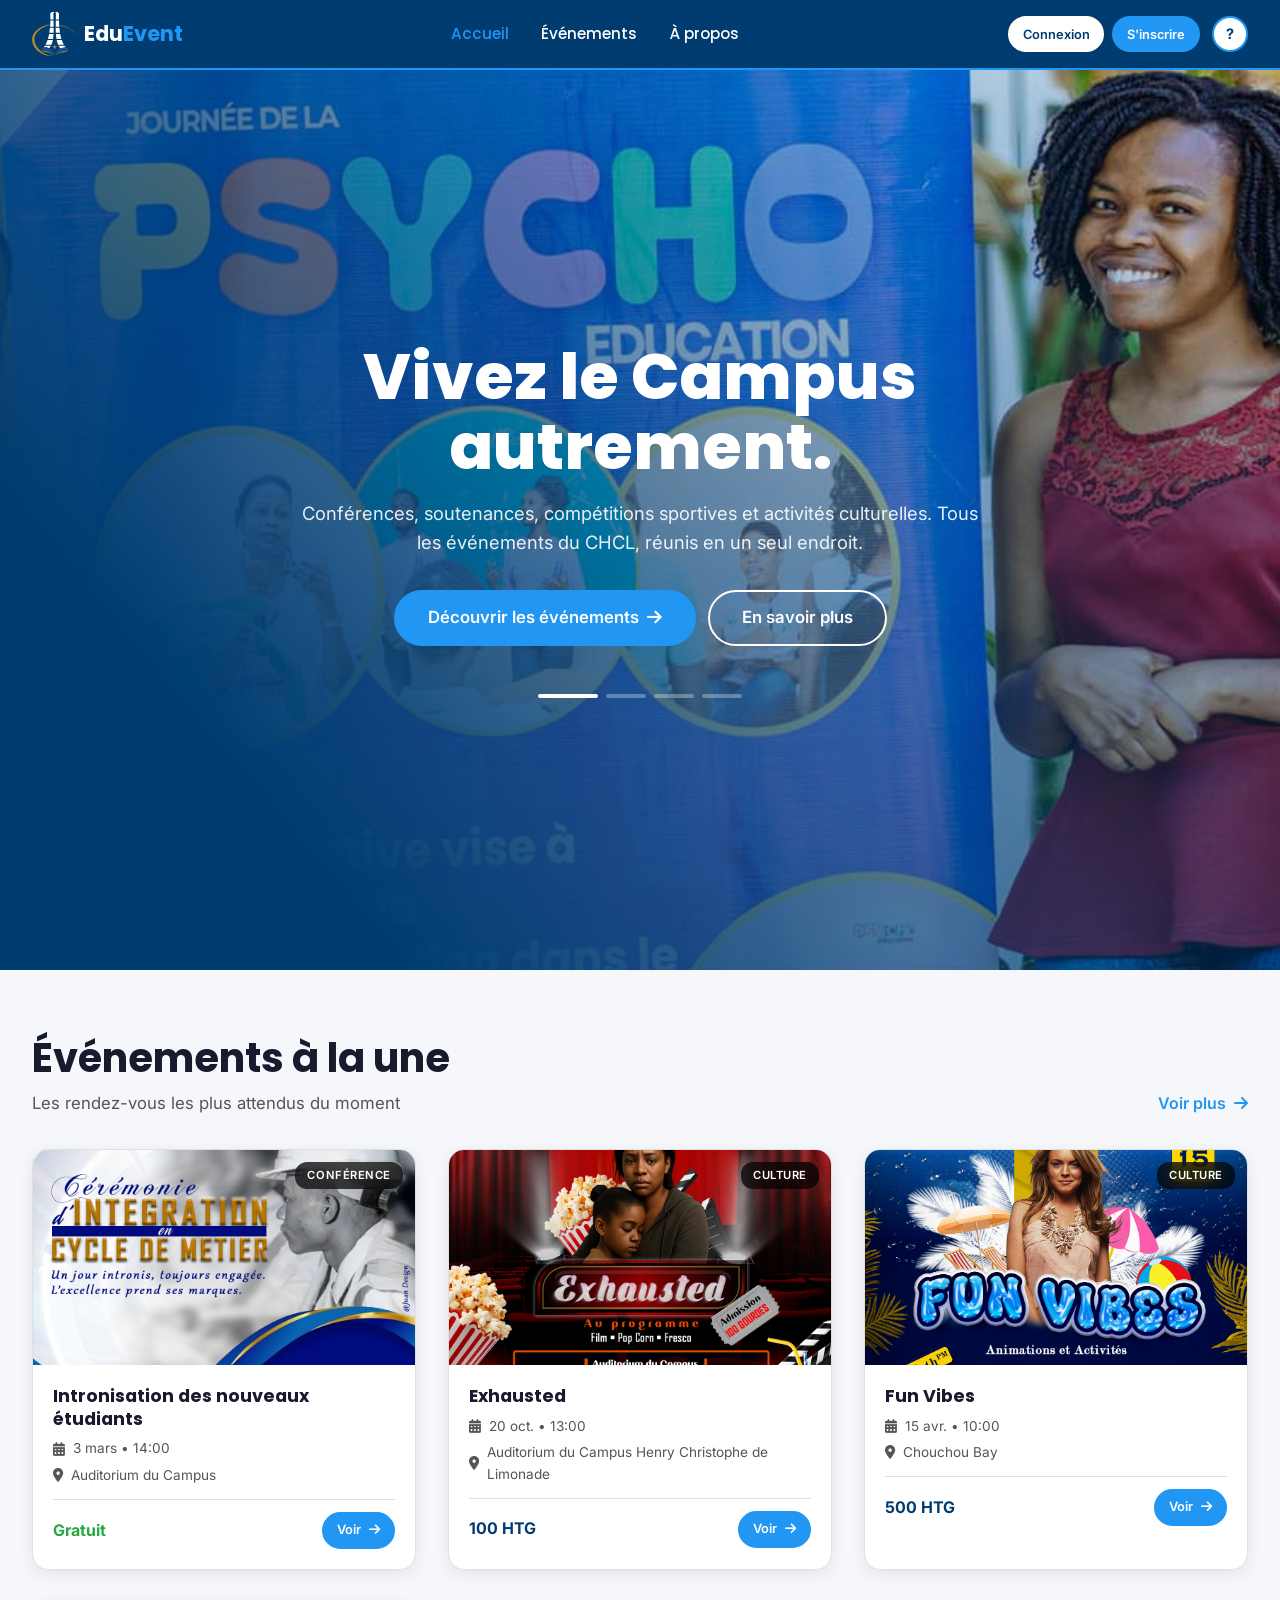
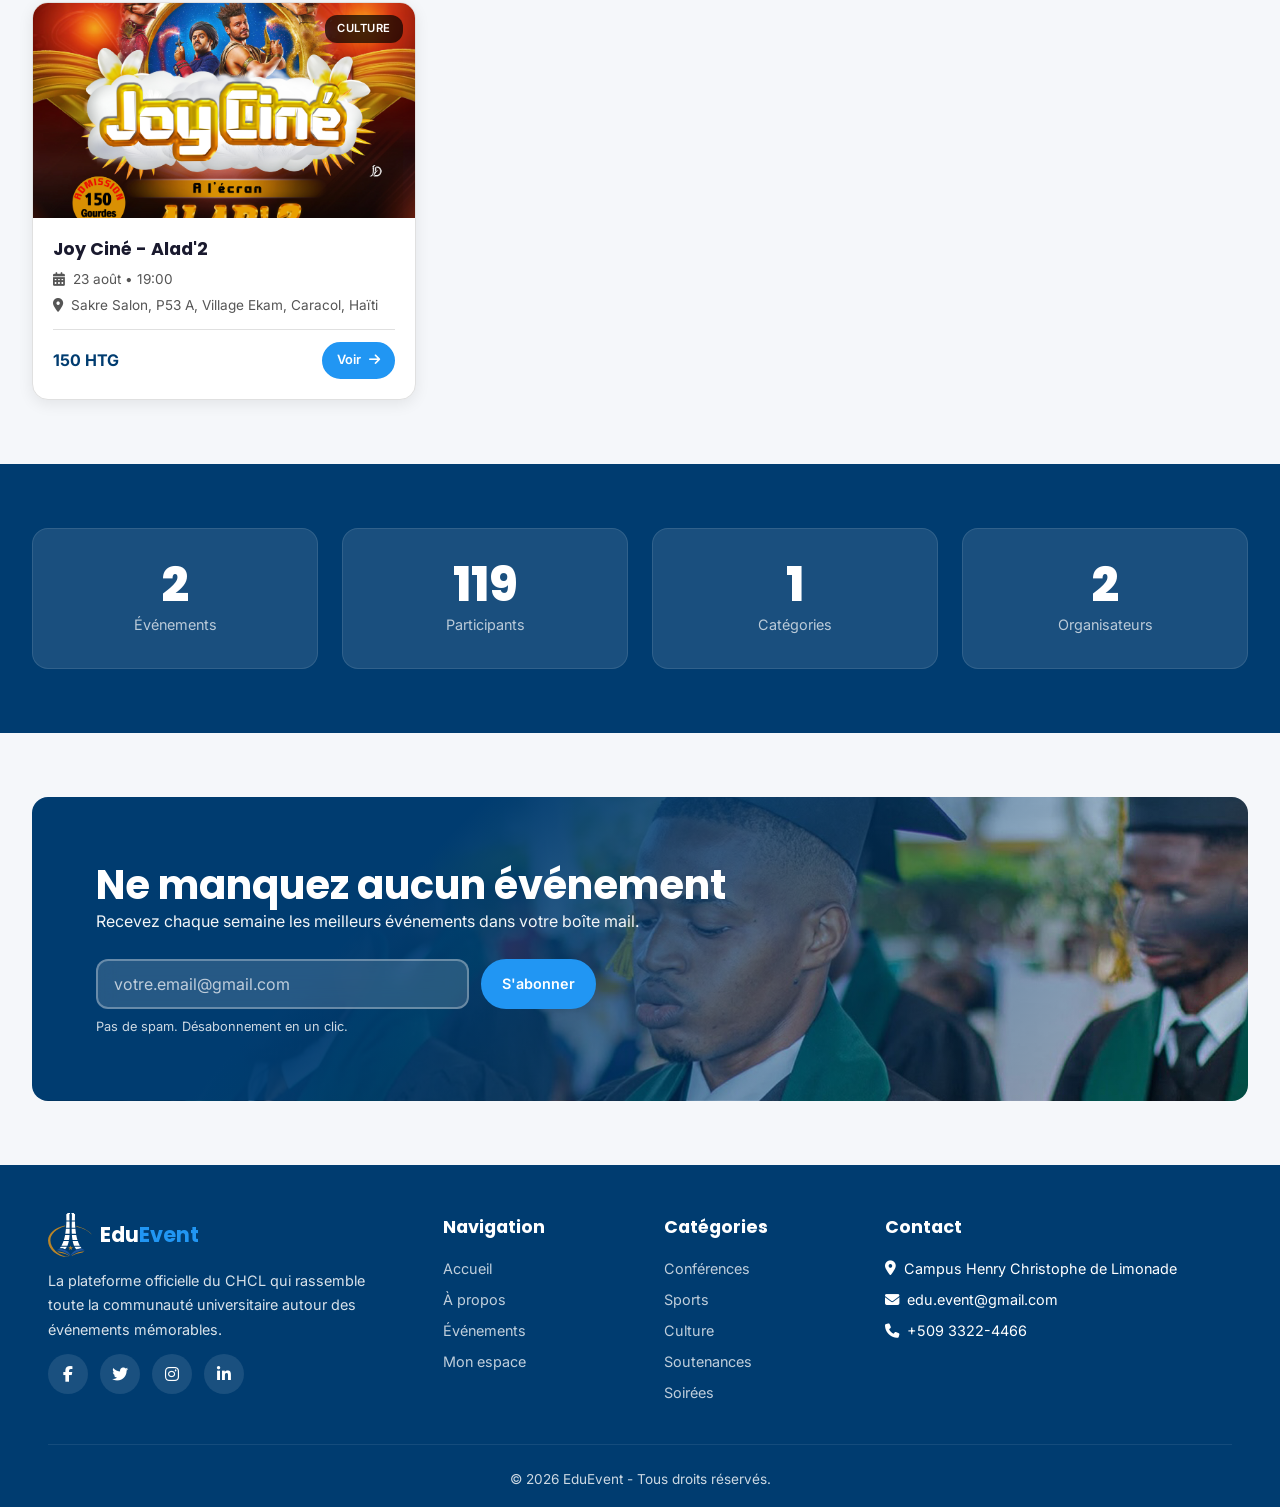
<file: index.html>
<!DOCTYPE html>
<html lang="fr">
<head>
    <meta charset="UTF-8">
    <meta name="viewport" content="width=device-width, initial-scale=1.0">
    <title>EduEvent - Plateforme des événements du CHCL</title>
    <meta name="description" content="EduEvent est la plateforme du Campus Henry Christophe de Limonade pour les événements.">
    <meta name="robots" content="index, follow">
    <link rel="canonical" href="#url_EduEvent">
    <meta property="og:type" content="website">
    <meta property="og:title" content="EduEvent - Événements du CHCL">
    <meta property="og:description" content="Découvrez et participez aux événements du CHCL.">
    <meta property="og:image" content="images/EduEvent1.svg">
    <meta property="og:locale" content="fr_FR">
    <link rel="icon" href="images/EduEvent1.svg">
    <link rel="preconnect" href="https://fonts.googleapis.com">
    <link rel="preconnect" href="https://fonts.gstatic.com" crossorigin>
    <link href="https://fonts.googleapis.com/css2?family=Poppins:wght@400;500;600;700;800&family=Inter:wght@300;400;500;600;700&display=swap" rel="stylesheet">
    <link rel="stylesheet" href="https://cdnjs.cloudflare.com/ajax/libs/font-awesome/6.5.0/css/all.min.css">
    <link rel="stylesheet" href="css/style.css">
    <link rel="stylesheet" href="css/animations.css">
    <link rel="stylesheet" href="css/responsive.css">
</head>
<body>
    <header class="entete-principal" role="banner">
        <div class="conteneur-header">
            <a href="index.html" class="logo" aria-label="EduEvent - Accueil">
                <img class="logo-icon" src="images/EduEvent1.svg" alt="Logo EduEvent" width="40" height="40">
                <span class="logo-texte">Edu<span class="logo-accent">Event</span></span>
            </a>
            <nav class="nav-principale" id="navPrincipale" aria-label="Navigation principale">
                <ul class="menu-principal">
                    <li><a href="index.html" class="lien-actif">Accueil</a></li>
                    <li><a href="evenements.html">Événements</a></li>
                    <li><a href="a-propos.html">À propos</a></li>
                </ul>
                <div class="menu-auth" id="menuAuth">
                    <button type="button" class="btn btn-secondaire btn-menu" id="btnConnexionMenu">Se connecter</button>
                    <button type="button" class="btn btn-primaire btn-menu" id="btnInscriptionMenu">S'inscrire</button>
                </div>
                <div class="menu-profil" id="menuProfil" style="display:none;">
                    <a href="profil.html" class="btn-profil-menu">
                        <span class="avatar-mini" id="avatarMini">
                            <span class="avatar-initiales-mini" id="initialesMini">?</span>
                        </span>
                        <span class="profil-nom-menu" id="profilNomMenu">Utilisateur</span>
                    </a>
                    <button type="button" class="btn btn-danger btn-small" id="btnDeconnexionMenu">Déconnexion</button>
                </div>
            </nav>
            <div class="header-actions">
                <div class="header-boutons" id="headerBoutons">
                    <button type="button" class="btn btn-secondaire btn-small" id="btnConnexion">Connexion</button>
                    <button type="button" class="btn btn-primaire btn-small" id="btnInscription">S'inscrire</button>
                </div>
                <a href="profil.html" class="btn-profil" id="btnProfil" style="display:none;">
                    <span class="avatar-mini" id="avatarMiniDesktop">
                        <span class="avatar-initiales-mini" id="initialesMiniDesktop">?</span>
                    </span>
                </a>
                <button type="button" class="btn-menu-mobile" id="btnMenuMobile" aria-label="Ouvrir le menu" aria-expanded="false" aria-controls="navPrincipale">
                    <span class="menu-bar"></span>
                    <span class="menu-bar"></span>
                    <span class="menu-bar"></span>
                </button>
            </div>
        </div>
        <div class="menu-overlay" id="menuOverlay"></div>
    </header>

    <main id="contenu-principal">
        <section class="hero" aria-labelledby="hero-titre">
            <div class="hero-slider">
                <div class="slide-hero active"></div>
                <div class="slide-hero"></div>
                <div class="slide-hero"></div>
                <div class="slide-hero"></div>
            </div>
            <div class="hero-overlay"></div>
            <div class="hero-contenu">
                <h1 id="hero-titre" class="hero-titre">Vivez le Campus<br><span class="texte-gradient">autrement.</span></h1>
                <p class="hero-sous-titre">Conférences, soutenances, compétitions sportives et activités culturelles. Tous les événements du CHCL, réunis en un seul endroit.</p>
                <div class="hero-boutons">
                    <a href="evenements.html" class="btn btn-primaire btn-grand">Découvrir les événements <i class="fas fa-arrow-right"></i></a>
                    <a href="a-propos.html" class="btn btn-contour btn-grand">En savoir plus</a>
                </div>
                <div class="hero-indicateurs">
                    <button type="button" class="indicateur active" data-slide="0" aria-label="Diapositive 1"></button>
                    <button type="button" class="indicateur" data-slide="1" aria-label="Diapositive 2"></button>
                    <button type="button" class="indicateur" data-slide="2" aria-label="Diapositive 3"></button>
                    <button type="button" class="indicateur" data-slide="3" aria-label="Diapositive 4"></button>
                </div>
            </div>
        </section>

        <section class="section evenements-une" aria-labelledby="une-titre">
            <div class="conteneur">
                <div class="entete-section">
                    <h2 id="une-titre" class="titre-section">Événements à la une</h2>
                    <div class="sous-titre-section">
                        <p class="sous-titre">Les rendez-vous les plus attendus du moment</p>
                        <a href="evenements.html" class="btn-une">Voir plus <i class="fas fa-arrow-right"></i></a>
                    </div>
                </div>
                <div class="grille-evenements" id="grilleUne"></div>
            </div>
        </section>

        <section class="section stats" aria-labelledby="stats-titre">
            <div class="conteneur">
                <h2 id="stats-titre" class="sr-only">Statistiques EduEvent</h2>
                <div class="grille-stats">
                    <div class="carte-stat">
                        <div class="stat-nombre" data-cible="10">0</div>
                        <div class="stat-label">Événements</div>
                    </div>
                    <div class="carte-stat">
                        <div class="stat-nombre" data-cible="500">0</div>
                        <div class="stat-label">Participants</div>
                    </div>
                    <div class="carte-stat">
                        <div class="stat-nombre" data-cible="5">0</div>
                        <div class="stat-label">Catégories</div>
                    </div>
                    <div class="carte-stat">
                        <div class="stat-nombre" data-cible="10">0</div>
                        <div class="stat-label">Organisateurs</div>
                    </div>
                </div>
            </div>
        </section>

        <section class="section newsletter" aria-labelledby="newsletter-titre">
            <div class="conteneur">
                <div class="carte-newsletter">
                    <div class="newsletter-contenu">
                        <h2 id="newsletter-titre" class="titre-section titre-newsletter">Ne manquez aucun événement</h2>
                        <p class="newsletter-texte">Recevez chaque semaine les meilleurs événements dans votre boîte mail.</p>
                        <form class="formulaire-newsletter" id="formulaireNewsletter" novalidate>
                            <label for="emailNewsletter" class="sr-only">Votre adresse email</label>
                            <input type="email" id="emailNewsletter" name="email" placeholder="votre.email@gmail.com" required autocomplete="email">
                            <button type="submit" class="btn btn-primaire">S'abonner</button>
                        </form>
                        <p class="newsletter-aide">Pas de spam. Désabonnement en un clic.</p>
                    </div>
                </div>
            </div>
        </section>
    </main>

    <footer class="pied-de-page" role="contentinfo">
        <div class="conteneur">
            <div class="grille-pied">
                <div class="colonne-pied">
                    <a href="index.html" class="logo logo-pied">
                        <img class="logo-icon" src="images/EduEvent1.svg" alt="Logo EduEvent" width="40" height="40">
                        <span class="logo-texte">Edu<span class="logo-accent">Event</span></span>
                    </a>
                    <p class="texte-pied">La plateforme officielle du CHCL qui rassemble toute la communauté universitaire autour des événements mémorables.</p>
                    <div class="reseaux-sociaux">
                        <a href="#" aria-label="Facebook"><i class="fab fa-facebook-f"></i></a>
                        <a href="#" aria-label="Twitter"><i class="fab fa-twitter"></i></a>
                        <a href="#" aria-label="Instagram"><i class="fab fa-instagram"></i></a>
                        <a href="#" aria-label="LinkedIn"><i class="fab fa-linkedin-in"></i></a>
                    </div>
                </div>
                <div class="colonne-pied">
                    <h3 class="titre-pied">Navigation</h3>
                    <ul class="liens-pied">
                        <li><a href="index.html">Accueil</a></li>
                        <li><a href="a-propos.html">À propos</a></li>
                        <li><a href="evenements.html">Événements</a></li>
                        <li><a href="profil.html">Mon espace</a></li>
                    </ul>
                </div>
                <div class="colonne-pied">
                    <h3 class="titre-pied">Catégories</h3>
                    <ul class="liens-pied" id="liensCategories"></ul>
                </div>
                <div class="colonne-pied">
                    <h3 class="titre-pied">Contact</h3>
                    <ul class="liens-pied">
                        <li><i class="fas fa-map-marker-alt"></i> Campus Henry Christophe de Limonade</li>
                        <li><i class="fas fa-envelope"></i> edu.event@gmail.com</li>
                        <li><i class="fas fa-phone"></i> +509 3322-4466</li>
                    </ul>
                </div>
            </div>
            <div class="bas-pied"><p>&copy; 2026 EduEvent - Tous droits réservés.</p></div>
        </div>
    </footer>

    <div class="modal-overlay" id="modalConnexion" hidden>
        <div class="modal" role="dialog" aria-labelledby="modalConnexionTitre" aria-modal="true">
            <button type="button" class="modal-fermer" aria-label="Fermer"><i class="fas fa-times"></i></button>
            <h2 id="modalConnexionTitre">Connexion</h2>
            <form id="formulaireConnexion" novalidate>
                <div class="champ-formulaire">
                    <label for="connexion-email">Email</label>
                    <input type="email" id="connexion-email" name="email" required placeholder="votre@email.com">
                    <span class="erreur-champ"></span>
                </div>
                <div class="champ-formulaire">
                    <label for="connexion-mdp">Mot de passe</label>
                    <input type="password" id="connexion-mdp" name="motdepasse" required minlength="6" placeholder="••••••">
                    <span class="erreur-champ"></span>
                </div>
                <button type="submit" class="btn btn-primaire btn-block">Se connecter</button>
                <p class="modal-basculer">Pas encore de compte ? <button type="button" class="btn-lien" id="basculerInscription">S'inscrire</button></p>
            </form>
        </div>
    </div>

    <div class="modal-overlay" id="modalInscription" hidden>
        <div class="modal" role="dialog" aria-labelledby="modalInscriptionTitre" aria-modal="true">
            <button type="button" class="modal-fermer" aria-label="Fermer"><i class="fas fa-times"></i></button>
            <h2 id="modalInscriptionTitre">Créer un compte</h2>
            <form id="formulaireInscription" novalidate>
                <div class="grille-2">
                    <div class="champ-formulaire">
                        <label for="insc-prenom">Prénom</label>
                        <input type="text" id="insc-prenom" name="prenom" required>
                        <span class="erreur-champ"></span>
                    </div>
                    <div class="champ-formulaire">
                        <label for="insc-nom">Nom</label>
                        <input type="text" id="insc-nom" name="nom" required>
                        <span class="erreur-champ"></span>
                    </div>
                </div>
                <div class="champ-formulaire">
                    <label for="insc-email">Email</label>
                    <input type="email" id="insc-email" name="email" required>
                    <span class="erreur-champ"></span>
                </div>
                <div class="champ-formulaire">
                    <label for="insc-mdp">Mot de passe</label>
                    <input type="password" id="insc-mdp" name="motdepasse" required minlength="6">
                    <div id="forceMdp"><div class="force-barre"></div></div>
                    <span class="erreur-champ"></span>
                </div>
                <div class="grille-2">
                    <div class="champ-formulaire">
                        <label for="insc-faculte">Faculté</label>
                        <select id="insc-faculte" name="faculte">
                            <option value="fsg">FSG</option>
                            <option value="fss">FSS</option>
                            <option value="fsteat">FSTEAT</option>
                            <option value="fshs">FSHS</option>
                            <option value="fase">FASE</option>
                        </select>
                    </div>
                    <div class="champ-formulaire">
                        <label for="insc-niveau">Niveau</label>
                        <select id="insc-niveau" name="niveau">
                            <option value="L1">Licence 1</option>
                            <option value="L2">Licence 2</option>
                            <option value="L3">Licence 3</option>
                            <option value="L4">Licence 4</option>
                            <option value="M1">Master 1</option>
                            <option value="doctorat">Doctorat</option>
                        </select>
                    </div>
                </div>
                <button type="submit" class="btn btn-primaire btn-block">Créer mon compte</button>
                <p class="modal-basculer">Déjà un compte ? <button type="button" class="btn-lien" id="basculerConnexion">Se connecter</button></p>
            </form>
        </div>
    </div>

    <div class="toast-conteneur" id="toastConteneur" aria-live="polite"></div>

    <script src="js/main.js" defer></script>
    <script src="js/evenements.js" defer></script>
</body>
</html>
</file>
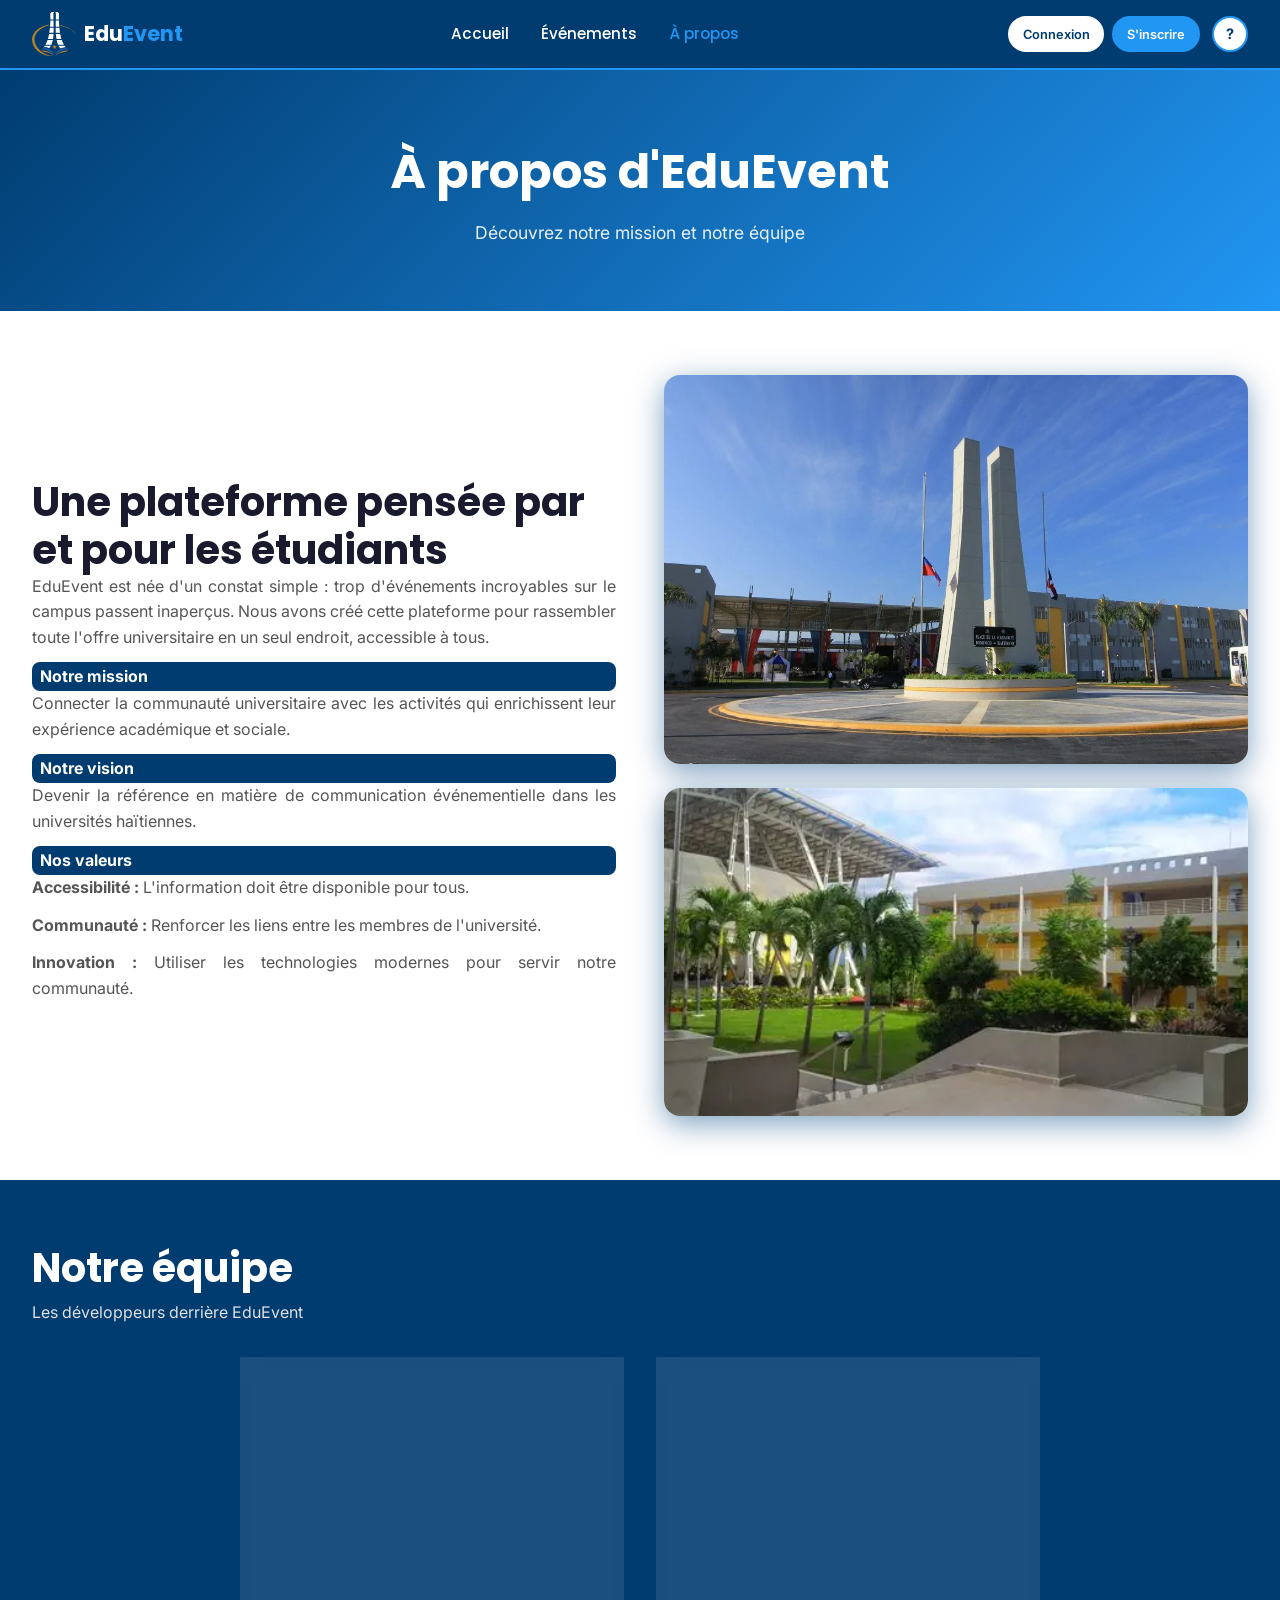
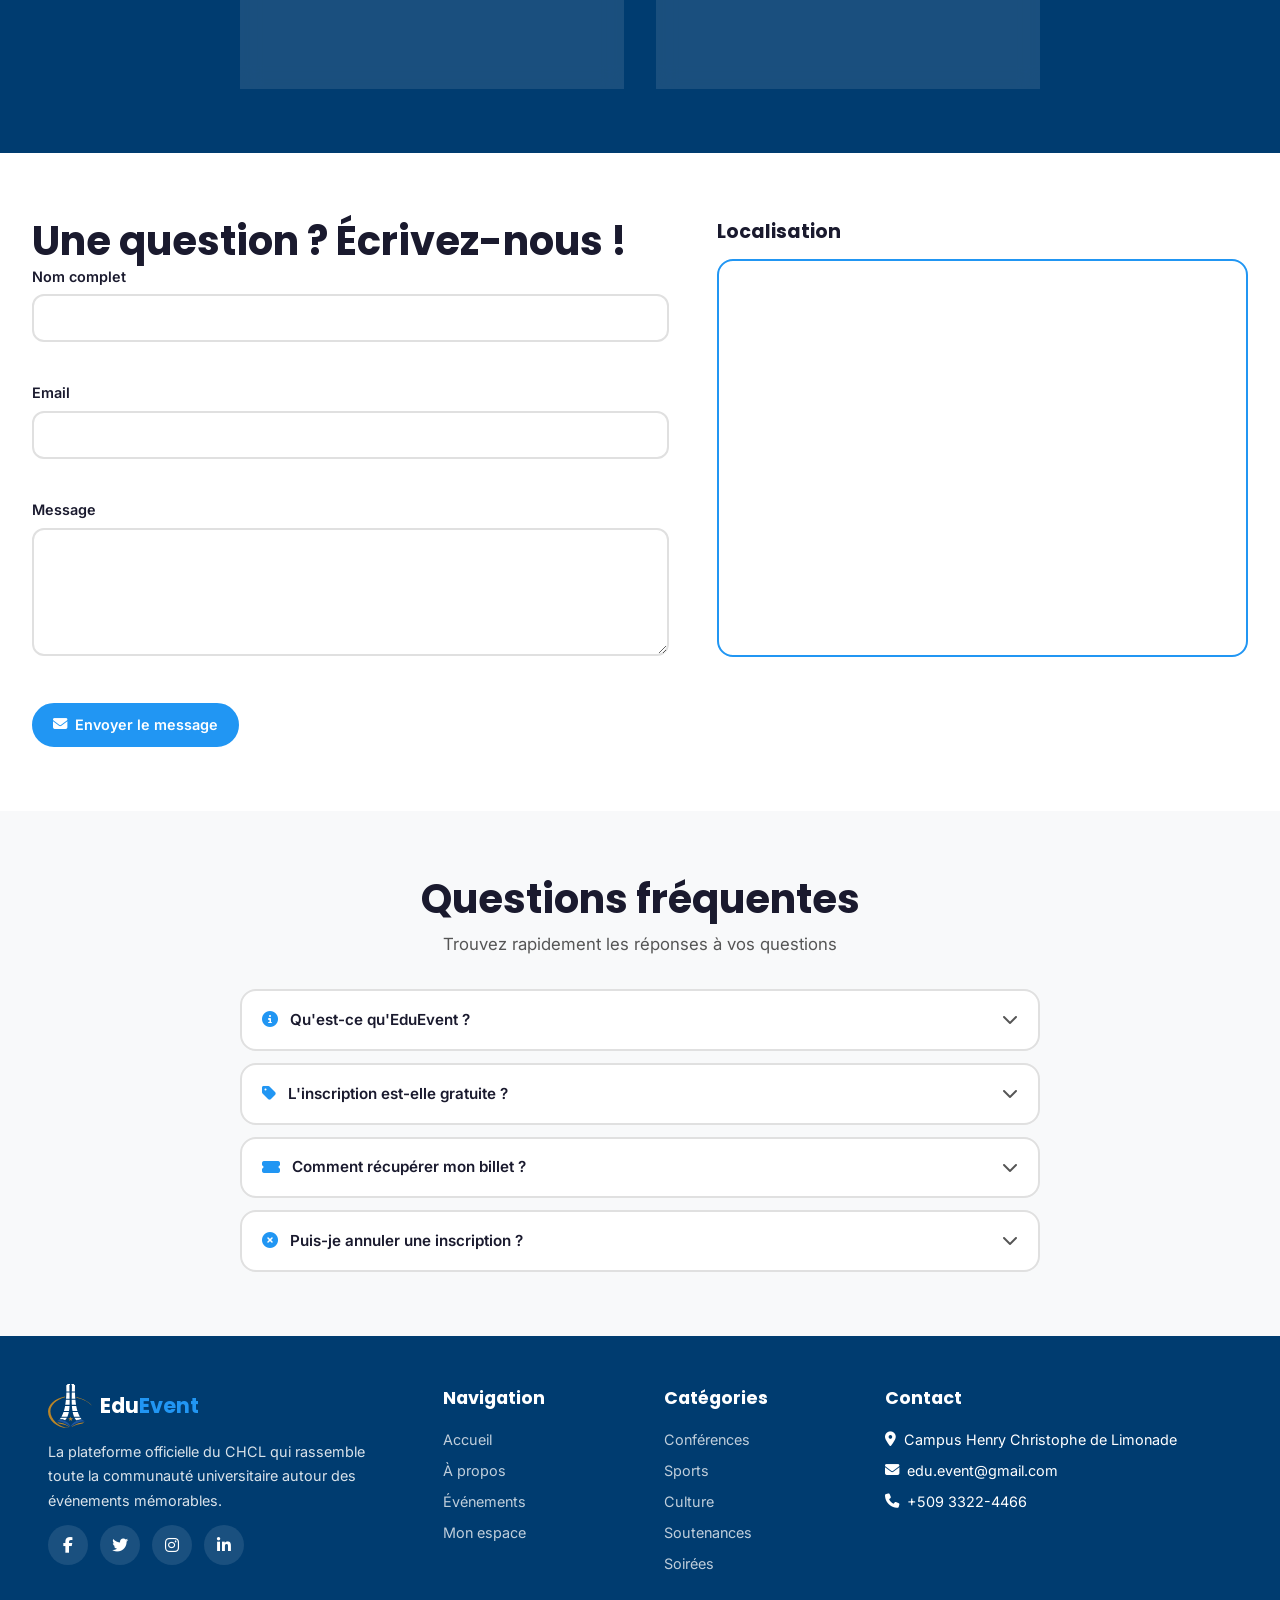
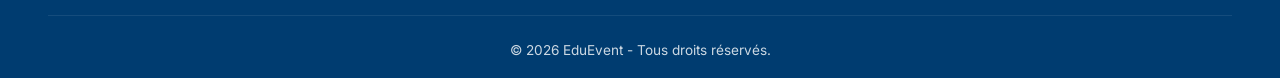
<file: a-propos.html>
<!DOCTYPE html>
<html lang="fr">
<head>
    <meta charset="UTF-8">
    <meta name="viewport" content="width=device-width, initial-scale=1.0">
    <title>À propos - EduEvent</title>
    <meta name="description" content="Découvrez EduEvent, la plateforme événementielle du Campus Henry Christophe de Limonade.">
    <link rel="canonical" href="#url_EduEvent">
    <meta property="og:type" content="website">
    <meta property="og:title" content="À propos - EduEvent">
    <meta property="og:description" content="Découvrez notre mission, notre équipe et nos valeurs.">
    <meta property="og:image" content="images/EduEvent1.svg">
    <meta property="og:locale" content="fr_FR">
    <link rel="icon" href="images/EduEvent1.svg" type="image/svg+xml">
    <link rel="preconnect" href="https://fonts.googleapis.com">
    <link rel="preconnect" href="https://fonts.gstatic.com" crossorigin>
    <link href="https://fonts.googleapis.com/css2?family=Poppins:wght@400;500;600;700;800&family=Inter:wght@300;400;500;600;700&display=swap" rel="stylesheet">
    <link rel="stylesheet" href="https://cdnjs.cloudflare.com/ajax/libs/font-awesome/6.5.0/css/all.min.css">
    <link rel="stylesheet" href="css/style.css">
    <link rel="stylesheet" href="css/animations.css">
    <link rel="stylesheet" href="css/responsive.css">
</head>
<body>
    <header class="entete-principal" role="banner">
        <div class="conteneur-header">
            <a href="index.html" class="logo" aria-label="EduEvent - Accueil">
                <img class="logo-icon" src="images/EduEvent1.svg" alt="Logo EduEvent" width="40" height="40">
                <span class="logo-texte">Edu<span class="logo-accent">Event</span></span>
            </a>
            <nav class="nav-principale" id="navPrincipale" aria-label="Navigation principale">
                <ul class="menu-principal">
                    <li><a href="index.html">Accueil</a></li>
                    <li><a href="evenements.html">Événements</a></li>
                    <li><a href="a-propos.html" class="lien-actif">À propos</a></li>
                </ul>
                <div class="menu-auth" id="menuAuth">
                    <button type="button" class="btn btn-secondaire btn-menu" id="btnConnexionMenu">Se connecter</button>
                    <button type="button" class="btn btn-primaire btn-menu" id="btnInscriptionMenu">S'inscrire</button>
                </div>
                <div class="menu-profil" id="menuProfil" style="display:none;">
                    <a href="profil.html" class="btn-profil-menu">
                        <span class="avatar-mini" id="avatarMini">
                            <span class="avatar-initiales-mini" id="initialesMini">?</span>
                        </span>
                        <span class="profil-nom-menu" id="profilNomMenu">Utilisateur</span>
                    </a>
                    <button type="button" class="btn btn-danger btn-small" id="btnDeconnexionMenu">Déconnexion</button>
                </div>
            </nav>
            <div class="header-actions">
                <div class="header-boutons" id="headerBoutons">
                    <button type="button" class="btn btn-secondaire btn-small" id="btnConnexion">Connexion</button>
                    <button type="button" class="btn btn-primaire btn-small" id="btnInscription">S'inscrire</button>
                </div>
                <a href="profil.html" class="btn-profil" id="btnProfil" style="display:none;">
                    <span class="avatar-mini" id="avatarMiniDesktop">
                        <span class="avatar-initiales-mini" id="initialesMiniDesktop">?</span>
                    </span>
                </a>
                <button type="button" class="btn-menu-mobile" id="btnMenuMobile" aria-label="Ouvrir le menu" aria-expanded="false" aria-controls="navPrincipale">
                    <span class="menu-bar"></span>
                    <span class="menu-bar"></span>
                    <span class="menu-bar"></span>
                </button>
            </div>
        </div>
        <div class="menu-overlay" id="menuOverlay"></div>
    </header>

    <main id="contenu-principal">
        <section class="entete-page hero-apropos" aria-labelledby="apropos-titre">
            <div class="conteneur">
                <h1 class="titre-page" id="apropos-titre">À propos d'EduEvent</h1>
                <p class="sous-titre-page">Découvrez notre mission et notre équipe</p>
            </div>
        </section>

        <section class="section presentation">
            <div class="conteneur">
                <div class="grille-2-colonnes">
                    <div>
                        <h2 class="titre-section">Une plateforme pensée par et pour les étudiants</h2>
                        <p>EduEvent est née d'un constat simple : trop d'événements incroyables sur le campus passent inaperçus. Nous avons créé cette plateforme pour rassembler toute l'offre universitaire en un seul endroit, accessible à tous.</p>
                        <h3 class="sous-titre-section present">Notre mission</h3>
                        <p>Connecter la communauté universitaire avec les activités qui enrichissent leur expérience académique et sociale.</p>
                        <h3 class="sous-titre-section present">Notre vision</h3>
                        <p>Devenir la référence en matière de communication événementielle dans les universités haïtiennes.</p>
                        <h3 class="sous-titre-section present">Nos valeurs</h3>
                        <p><strong>Accessibilité :</strong> L'information doit être disponible pour tous.</p>
                        <p><strong>Communauté :</strong> Renforcer les liens entre les membres de l'université.</p>
                        <p><strong>Innovation :</strong> Utiliser les technologies modernes pour servir notre communauté.</p>
                    </div>
                    <div class="image-presentation">
                        <img src="images/place_chcl.webp" alt="Place du CHCL" loading="lazy" width="400" height="300">
                        <img src="images/chcl.webp" alt="Campus Henry Christophe de Limonade" loading="lazy" width="400" height="300">
                    </div>
                </div>
            </div>
        </section>

        <section class="section equipe" aria-labelledby="equipe-titre">
            <div class="conteneur">
                <div class="entete-section section-equipe">
                    <h2 id="equipe-titre" class="titre-section">Notre équipe</h2>
                    <p class="sous-titre-section">Les développeurs derrière EduEvent</p>
                </div>
                <div class="grille-equipe">
                    <div class="carte-membre">
                        <div class="membre-photo"><img src="images/marvins.png" alt="Marvins JEAN-BAPTISTE" width="200" height="200" loading="lazy"></div>
                        <h3>Marvins JEAN-BAPTISTE</h3>
                        <p class="membre-role">Développeur Front-End</p>
                        <p class="membre-desc">Licence 3 — Informatique</p>
                        <div class="membre-reseaux">
                            <a href="mailto:jeanbaptistemarvins1@gmail.com" aria-label="Email"><i class="fas fa-envelope"></i></a>
                            <a href="tel:+50946043899" aria-label="Téléphone"><i class="fas fa-phone"></i></a>
                        </div>
                    </div>
                    <div class="carte-membre">
                        <div class="membre-photo"><img src="images/wjb.jpg" alt="Wilsray JEAN BAPTISTE" width="200" height="200" loading="lazy"></div>
                        <h3>Wilsray JEAN BAPTISTE</h3>
                        <p class="membre-role">Développeur Front-End</p>
                        <p class="membre-desc">Licence 3 — Informatique</p>
                        <div class="membre-reseaux">
                            <a href="mailto:wilsrayjb@gmail.com" aria-label="Email"><i class="fas fa-envelope"></i></a>
                            <a href="tel:+50942942651" aria-label="Téléphone"><i class="fas fa-phone"></i></a>
                        </div>
                    </div>
                </div>
            </div>
        </section>

        <section class="section contact-section" aria-labelledby="contact-titre">
            <div class="conteneur">
                <div class="grille-contact">
                    <div class="bloc-contact">
                        <h2 id="contact-titre" class="titre-section">Une question ? Écrivez-nous !</h2>
                        <form class="formulaire-contact" id="formulaireContact" novalidate>
                            <div class="grille-2">
                                <div class="champ-formulaire">
                                    <label for="contact-nom">Nom complet</label>
                                    <input type="text" id="contact-nom" name="nom" required minlength="2">
                                    <span class="erreur-champ"></span>
                                </div>
                                <div class="champ-formulaire">
                                    <label for="contact-email">Email</label>
                                    <input type="email" id="contact-email" name="email" required>
                                    <span class="erreur-champ"></span>
                                </div>
                            </div>
                            <div class="champ-formulaire">
                                <label for="contact-message">Message</label>
                                <textarea id="contact-message" name="message" rows="5" required minlength="10"></textarea>
                                <span class="erreur-champ"></span>
                            </div>
                            <button type="submit" class="btn btn-primaire"><i class="fas fa-envelope"></i> Envoyer le message</button>
                        </form>
                    </div>
                    <div class="bloc-carte">
                        <h3>Localisation</h3>
                        <div class="carte" aria-label="Localisation du CHCL">
                            <iframe src="https://www.google.com/maps/embed?pb=!1m18!1m12!1m3!1d3757.343708221429!2d-72.07313712569355!3d19.655336481672123!2m3!1f0!2f0!3f0!3m2!1i1024!2i768!4f13.1!3m3!1m2!1s0x8eb6ce8cee14f2f3%3A0x393e1286c52e1b74!2sUniversit%C3%A9%20d&#39;%C3%89tat%20d&#39;Ha%C3%AFti%20-%20Campus%20Henry%20Christophe%20de%20Limonade!5e0!3m2!1sfr!2sht!4v1783484073219!5m2!1sfr!2sht" width="600" height="450" style="border:0;" allowfullscreen loading="lazy" referrerpolicy="strict-origin-when-cross-origin" title="Carte du Campus Henry Christophe de Limonade"></iframe>
                        </div>
                    </div>
                </div>
            </div>
        </section>

        <section class="section faq-section" aria-labelledby="faq-titre">
            <div class="conteneur">
                <div class="entete-section centre">
                    <h2 id="faq-titre" class="titre-section">Questions fréquentes</h2>
                    <p class="sous-titre">Trouvez rapidement les réponses à vos questions</p>
                </div>
                <div class="faq-liste" id="faqListe">
                    <details class="faq-item">
                        <summary>
                            <span class="faq-icone"><i class="fas fa-info-circle"></i></span>
                            <span class="faq-question">Qu'est-ce qu'EduEvent ?</span>
                            <span class="faq-chevron"><i class="fas fa-chevron-down"></i></span>
                        </summary>
                        <div class="faq-reponse"><p>EduEvent est la plateforme officielle qui rassemble tous les événements du CHCL.</p></div>
                    </details>
                    <details class="faq-item">
                        <summary>
                            <span class="faq-icone"><i class="fas fa-tag"></i></span>
                            <span class="faq-question">L'inscription est-elle gratuite ?</span>
                            <span class="faq-chevron"><i class="fas fa-chevron-down"></i></span>
                        </summary>
                        <div class="faq-reponse"><p>La majorité des événements sont gratuits. Certains événements spéciaux peuvent être payants.</p></div>
                    </details>
                    <details class="faq-item">
                        <summary>
                            <span class="faq-icone"><i class="fas fa-ticket-alt"></i></span>
                            <span class="faq-question">Comment récupérer mon billet ?</span>
                            <span class="faq-chevron"><i class="fas fa-chevron-down"></i></span>
                        </summary>
                        <div class="faq-reponse"><p>Votre billet est disponible dans votre espace personnel, dans l'onglet "Mes billets".</p></div>
                    </details>
                    <details class="faq-item">
                        <summary>
                            <span class="faq-icone"><i class="fas fa-times-circle"></i></span>
                            <span class="faq-question">Puis-je annuler une inscription ?</span>
                            <span class="faq-chevron"><i class="fas fa-chevron-down"></i></span>
                        </summary>
                        <div class="faq-reponse"><p>Oui, vous pouvez annuler une inscription depuis votre espace personnel tant que l'événement n'a pas commencé.</p></div>
                    </details>
                </div>
            </div>
        </section>
    </main>

    <footer class="pied-de-page" role="contentinfo">
        <div class="conteneur">
            <div class="grille-pied">
                <div class="colonne-pied">
                    <a href="index.html" class="logo logo-pied">
                        <img class="logo-icon" src="images/EduEvent1.svg" alt="Logo EduEvent" width="40" height="40">
                        <span class="logo-texte">Edu<span class="logo-accent">Event</span></span>
                    </a>
                    <p class="texte-pied">La plateforme officielle du CHCL qui rassemble toute la communauté universitaire autour des événements mémorables.</p>
                    <div class="reseaux-sociaux">
                        <a href="#" aria-label="Facebook"><i class="fab fa-facebook-f"></i></a>
                        <a href="#" aria-label="Twitter"><i class="fab fa-twitter"></i></a>
                        <a href="#" aria-label="Instagram"><i class="fab fa-instagram"></i></a>
                        <a href="#" aria-label="LinkedIn"><i class="fab fa-linkedin-in"></i></a>
                    </div>
                </div>
                <div class="colonne-pied">
                    <h3 class="titre-pied">Navigation</h3>
                    <ul class="liens-pied">
                        <li><a href="index.html">Accueil</a></li>
                        <li><a href="a-propos.html">À propos</a></li>
                        <li><a href="evenements.html">Événements</a></li>
                        <li><a href="profil.html">Mon espace</a></li>
                    </ul>
                </div>
                <div class="colonne-pied">
                    <h3 class="titre-pied">Catégories</h3>
                    <ul class="liens-pied" id="liensCategories"></ul>
                </div>
                <div class="colonne-pied">
                    <h3 class="titre-pied">Contact</h3>
                    <ul class="liens-pied">
                        <li><i class="fas fa-map-marker-alt"></i> Campus Henry Christophe de Limonade</li>
                        <li><i class="fas fa-envelope"></i> edu.event@gmail.com</li>
                        <li><i class="fas fa-phone"></i> +509 3322-4466</li>
                    </ul>
                </div>
            </div>
            <div class="bas-pied"><p>&copy; 2026 EduEvent - Tous droits réservés.</p></div>
        </div>
    </footer>

    <div class="modal-overlay" id="modalConnexion" hidden>
        <div class="modal" role="dialog" aria-labelledby="modalConnexionTitre" aria-modal="true">
            <button type="button" class="modal-fermer" aria-label="Fermer"><i class="fas fa-times"></i></button>
            <h2 id="modalConnexionTitre">Connexion</h2>
            <form id="formulaireConnexion" novalidate>
                <div class="champ-formulaire">
                    <label for="connexion-email">Email</label>
                    <input type="email" id="connexion-email" name="email" required placeholder="votre@email.com">
                    <span class="erreur-champ"></span>
                </div>
                <div class="champ-formulaire">
                    <label for="connexion-mdp">Mot de passe</label>
                    <input type="password" id="connexion-mdp" name="motdepasse" required minlength="6" placeholder="••••••">
                    <span class="erreur-champ"></span>
                </div>
                <button type="submit" class="btn btn-primaire btn-block">Se connecter</button>
                <p class="modal-basculer">Pas encore de compte ? <button type="button" class="btn-lien" id="basculerInscription">S'inscrire</button></p>
            </form>
        </div>
    </div>

    <div class="modal-overlay" id="modalInscription" hidden>
        <div class="modal" role="dialog" aria-labelledby="modalInscriptionTitre" aria-modal="true">
            <button type="button" class="modal-fermer" aria-label="Fermer"><i class="fas fa-times"></i></button>
            <h2 id="modalInscriptionTitre">Créer un compte</h2>
            <form id="formulaireInscription" novalidate>
                <div class="grille-2">
                    <div class="champ-formulaire">
                        <label for="insc-prenom">Prénom</label>
                        <input type="text" id="insc-prenom" name="prenom" required>
                        <span class="erreur-champ"></span>
                    </div>
                    <div class="champ-formulaire">
                        <label for="insc-nom">Nom</label>
                        <input type="text" id="insc-nom" name="nom" required>
                        <span class="erreur-champ"></span>
                    </div>
                </div>
                <div class="champ-formulaire">
                    <label for="insc-email">Email</label>
                    <input type="email" id="insc-email" name="email" required>
                    <span class="erreur-champ"></span>
                </div>
                <div class="champ-formulaire">
                    <label for="insc-mdp">Mot de passe</label>
                    <input type="password" id="insc-mdp" name="motdepasse" required minlength="6">
                    <div id="forceMdp"><div class="force-barre"></div></div>
                    <span class="erreur-champ"></span>
                </div>
                <div class="grille-2">
                    <div class="champ-formulaire">
                        <label for="insc-faculte">Faculté</label>
                        <select id="insc-faculte" name="faculte">
                            <option value="fsg">FSG</option>
                            <option value="fss">FSS</option>
                            <option value="fsteat">FSTEAT</option>
                            <option value="fshs">FSHS</option>
                            <option value="fase">FASE</option>
                        </select>
                    </div>
                    <div class="champ-formulaire">
                        <label for="insc-niveau">Niveau</label>
                        <select id="insc-niveau" name="niveau">
                            <option value="L1">Licence 1</option>
                            <option value="L2">Licence 2</option>
                            <option value="L3">Licence 3</option>
                            <option value="L4">Licence 4</option>
                            <option value="M1">Master 1</option>
                            <option value="doctorat">Doctorat</option>
                        </select>
                    </div>
                </div>
                <button type="submit" class="btn btn-primaire btn-block">Créer mon compte</button>
                <p class="modal-basculer">Déjà un compte ? <button type="button" class="btn-lien" id="basculerConnexion">Se connecter</button></p>
            </form>
        </div>
    </div>

    <div class="toast-conteneur" id="toastConteneur" aria-live="polite"></div>

    <script src="js/main.js" defer></script>
    <script src="js/evenements.js" defer></script>
</body>
</html>
</file>
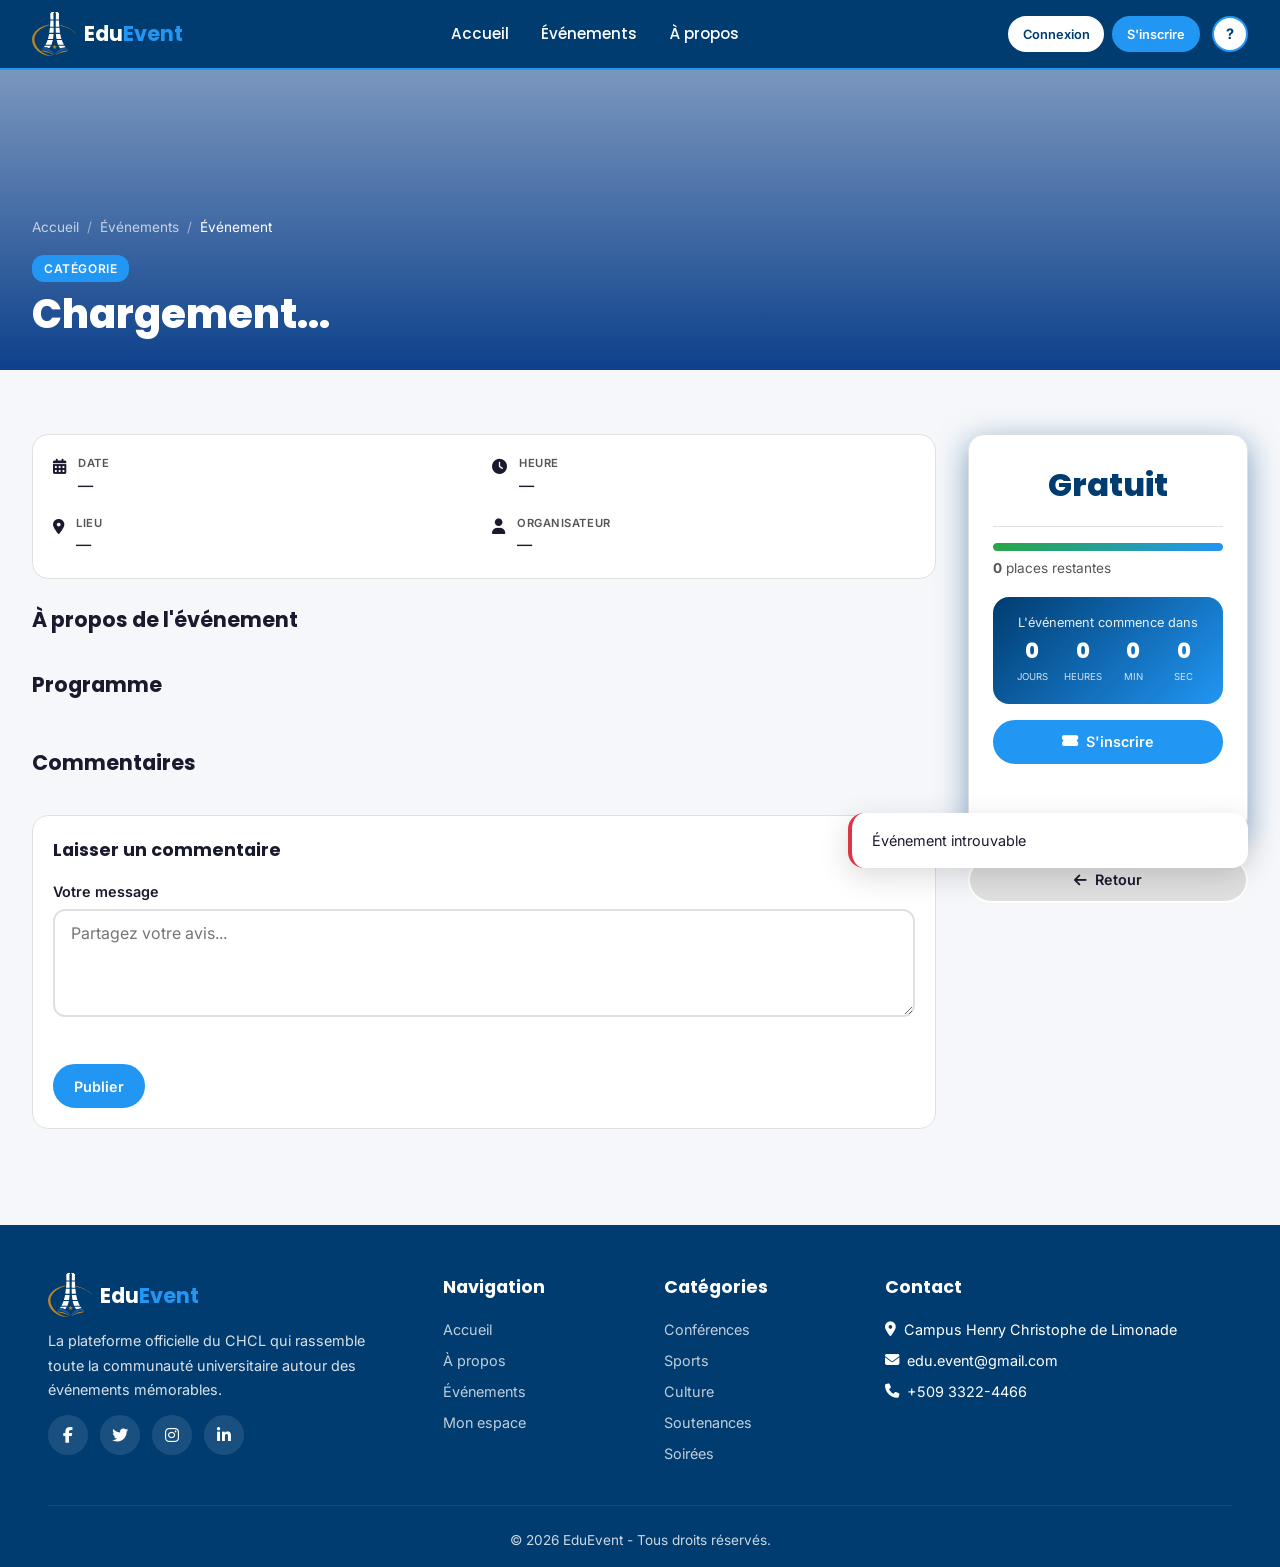
<file: detail.html>
<!DOCTYPE html>
<html lang="fr">
<head>
    <meta charset="UTF-8">
    <meta name="viewport" content="width=device-width, initial-scale=1.0">
    <title>Détail événement - EduEvent</title>
    <meta name="description" content="Détails de l'événement sur EduEvent.">
    <link rel="canonical" href="#url_EduEvent">
    <link rel="icon" href="images/EduEvent1.svg" type="image/svg+xml">
    <link rel="preconnect" href="https://fonts.googleapis.com">
    <link rel="preconnect" href="https://fonts.gstatic.com" crossorigin>
    <link href="https://fonts.googleapis.com/css2?family=Poppins:wght@400;500;600;700;800&family=Inter:wght@300;400;500;600;700&display=swap" rel="stylesheet">
    <link rel="stylesheet" href="https://cdnjs.cloudflare.com/ajax/libs/font-awesome/6.5.0/css/all.min.css">
    <link rel="stylesheet" href="css/style.css">
    <link rel="stylesheet" href="css/animations.css">
    <link rel="stylesheet" href="css/responsive.css">
</head>
<body>
    <header class="entete-principal" role="banner">
        <div class="conteneur-header">
            <a href="index.html" class="logo" aria-label="EduEvent - Accueil">
                <img class="logo-icon" src="images/EduEvent1.svg" alt="Logo EduEvent" width="40" height="40">
                <span class="logo-texte">Edu<span class="logo-accent">Event</span></span>
            </a>
            <nav class="nav-principale" id="navPrincipale" aria-label="Navigation principale">
                <ul class="menu-principal">
                    <li><a href="index.html">Accueil</a></li>
                    <li><a href="evenements.html">Événements</a></li>
                    <li><a href="a-propos.html">À propos</a></li>
                </ul>
                <div class="menu-auth" id="menuAuth">
                    <button type="button" class="btn btn-secondaire btn-menu" id="btnConnexionMenu">Se connecter</button>
                    <button type="button" class="btn btn-primaire btn-menu" id="btnInscriptionMenu">S'inscrire</button>
                </div>
                <div class="menu-profil" id="menuProfil" style="display:none;">
                    <a href="profil.html" class="btn-profil-menu">
                        <span class="avatar-mini" id="avatarMini">
                            <span class="avatar-initiales-mini" id="initialesMini">?</span>
                        </span>
                        <span class="profil-nom-menu" id="profilNomMenu">Utilisateur</span>
                    </a>
                    <button type="button" class="btn btn-danger btn-small" id="btnDeconnexionMenu">Déconnexion</button>
                </div>
            </nav>
            <div class="header-actions">
                <div class="header-boutons" id="headerBoutons">
                    <button type="button" class="btn btn-secondaire btn-small" id="btnConnexion">Connexion</button>
                    <button type="button" class="btn btn-primaire btn-small" id="btnInscription">S'inscrire</button>
                </div>
                <a href="profil.html" class="btn-profil" id="btnProfil" style="display:none;">
                    <span class="avatar-mini" id="avatarMiniDesktop">
                        <span class="avatar-initiales-mini" id="initialesMiniDesktop">?</span>
                    </span>
                </a>
                <button type="button" class="btn-menu-mobile" id="btnMenuMobile" aria-label="Ouvrir le menu" aria-expanded="false" aria-controls="navPrincipale">
                    <span class="menu-bar"></span>
                    <span class="menu-bar"></span>
                    <span class="menu-bar"></span>
                </button>
            </div>
        </div>
        <div class="menu-overlay" id="menuOverlay"></div>
    </header>

    <main id="contenu-principal">
        <section class="banniere-evenement" id="banniereEvt" aria-labelledby="detail-titre">
            <div class="banniere-overlay"></div>
            <div class="conteneur banniere-contenu">
                <nav class="fil-ariane" aria-label="Fil d'Ariane">
                    <ol>
                        <li><a href="index.html">Accueil</a></li>
                        <li><a href="evenements.html">Événements</a></li>
                        <li aria-current="page" id="ariane-titre">Événement</li>
                    </ol>
                </nav>
                <span class="badge-categorie" id="badgeCategorie">Catégorie</span>
                <h1 id="detail-titre" class="titre-banniere">Chargement...</h1>
            </div>
        </section>

        <section class="section detail-section">
            <div class="conteneur">
                <div class="grille-detail">
                    <article class="detail-principal">
                        <div class="info-cles">
                            <div class="info-cle">
                                <span class="info-icone"><i class="fas fa-calendar-alt"></i></span>
                                <div><strong>Date</strong><span id="infoDate">—</span></div>
                            </div>
                            <div class="info-cle">
                                <span class="info-icone"><i class="fas fa-clock"></i></span>
                                <div><strong>Heure</strong><span id="infoHeure">—</span></div>
                            </div>
                            <div class="info-cle">
                                <span class="info-icone"><i class="fas fa-map-marker-alt"></i></span>
                                <div><strong>Lieu</strong><span id="infoLieu">—</span></div>
                            </div>
                            <div class="info-cle">
                                <span class="info-icone"><i class="fas fa-user"></i></span>
                                <div><strong>Organisateur</strong><span id="infoOrganisateur">—</span></div>
                            </div>
                        </div>
                        <div class="bloc-contenu">
                            <h2>À propos de l'événement</h2>
                            <div id="descriptionEvt" class="texte-description"></div>
                        </div>
                        <div class="bloc-contenu" id="blocProgramme">
                            <h2>Programme</h2>
                            <ul class="liste-programme" id="listeProgramme"></ul>
                        </div>
                        <div class="bloc-contenu">
                            <h2>Commentaires</h2>
                            <div class="liste-commentaires" id="listeCommentaires"></div>
                            <form class="formulaire-commentaire" id="formulaireCommentaire" novalidate>
                                <h3>Laisser un commentaire</h3>
                                <div class="champ-formulaire">
                                    <label for="commentaire-texte">Votre message</label>
                                    <textarea id="commentaire-texte" name="commentaire" rows="4" required minlength="10" placeholder="Partagez votre avis..."></textarea>
                                    <span class="erreur-champ"></span>
                                </div>
                                <button type="submit" class="btn btn-primaire">Publier</button>
                            </form>
                        </div>
                    </article>

                    <aside class="detail-sidebar">
                        <div class="carte-inscription">
                            <div class="prix-evenement" id="prixEvenement"><span class="prix-montant">Gratuit</span></div>
                            <div class="places-restantes" id="placesRestantes">
                                <div class="places-barre"><div class="places-remplissage"></div></div>
                                <span class="places-texte"><strong id="nombrePlaces">0</strong> places restantes</span>
                            </div>
                            <div class="compteur-evenement" id="compteurEvenement">
                                <span class="compteur-label">L'événement commence dans</span>
                                <div class="compteur-valeurs">
                                    <div class="compteur-unite"><span id="cptJours">0</span><small>Jours</small></div>
                                    <div class="compteur-unite"><span id="cptHeures">0</span><small>Heures</small></div>
                                    <div class="compteur-unite"><span id="cptMinutes">0</span><small>Min</small></div>
                                    <div class="compteur-unite"><span id="cptSecondes">0</span><small>Sec</small></div>
                                </div>
                            </div>
                            <button type="button" class="btn btn-primaire btn-block" id="btnInscrire"><i class="fas fa-ticket-alt"></i> S'inscrire</button>
                            <button type="button" class="btn btn-contour btn-block" id="btnPartager"><i class="fas fa-share-alt"></i> Partager</button>
                        </div>
                        <a href="evenements.html" class="btn btn-secondaire btn-block btn-retour"><i class="fas fa-arrow-left"></i> Retour</a>
                    </aside>
                </div>
            </div>
        </section>
    </main>

    <footer class="pied-de-page" role="contentinfo">
        <div class="conteneur">
            <div class="grille-pied">
                <div class="colonne-pied">
                    <a href="index.html" class="logo logo-pied">
                        <img class="logo-icon" src="images/EduEvent1.svg" alt="Logo EduEvent" width="40" height="40">
                        <span class="logo-texte">Edu<span class="logo-accent">Event</span></span>
                    </a>
                    <p class="texte-pied">La plateforme officielle du CHCL qui rassemble toute la communauté universitaire autour des événements mémorables.</p>
                    <div class="reseaux-sociaux">
                        <a href="#" aria-label="Facebook"><i class="fab fa-facebook-f"></i></a>
                        <a href="#" aria-label="Twitter"><i class="fab fa-twitter"></i></a>
                        <a href="#" aria-label="Instagram"><i class="fab fa-instagram"></i></a>
                        <a href="#" aria-label="LinkedIn"><i class="fab fa-linkedin-in"></i></a>
                    </div>
                </div>
                <div class="colonne-pied">
                    <h3 class="titre-pied">Navigation</h3>
                    <ul class="liens-pied">
                        <li><a href="index.html">Accueil</a></li>
                        <li><a href="a-propos.html">À propos</a></li>
                        <li><a href="evenements.html">Événements</a></li>
                        <li><a href="profil.html">Mon espace</a></li>
                    </ul>
                </div>
                <div class="colonne-pied">
                    <h3 class="titre-pied">Catégories</h3>
                    <ul class="liens-pied" id="liensCategories"></ul>
                </div>
                <div class="colonne-pied">
                    <h3 class="titre-pied">Contact</h3>
                    <ul class="liens-pied">
                        <li><i class="fas fa-map-marker-alt"></i> Campus Henry Christophe de Limonade</li>
                        <li><i class="fas fa-envelope"></i> edu.event@gmail.com</li>
                        <li><i class="fas fa-phone"></i> +509 3322-4466</li>
                    </ul>
                </div>
            </div>
            <div class="bas-pied"><p>&copy; 2026 EduEvent - Tous droits réservés.</p></div>
        </div>
    </footer>

    <div class="modal-overlay" id="modalConnexion" hidden>
        <div class="modal" role="dialog" aria-labelledby="modalConnexionTitre" aria-modal="true">
            <button type="button" class="modal-fermer" aria-label="Fermer"><i class="fas fa-times"></i></button>
            <h2 id="modalConnexionTitre">Connexion</h2>
            <form id="formulaireConnexion" novalidate>
                <div class="champ-formulaire">
                    <label for="connexion-email">Email</label>
                    <input type="email" id="connexion-email" name="email" required placeholder="votre@email.com">
                    <span class="erreur-champ"></span>
                </div>
                <div class="champ-formulaire">
                    <label for="connexion-mdp">Mot de passe</label>
                    <input type="password" id="connexion-mdp" name="motdepasse" required minlength="6" placeholder="••••••">
                    <span class="erreur-champ"></span>
                </div>
                <button type="submit" class="btn btn-primaire btn-block">Se connecter</button>
                <p class="modal-basculer">Pas encore de compte ? <button type="button" class="btn-lien" id="basculerInscription">S'inscrire</button></p>
            </form>
        </div>
    </div>

    <div class="modal-overlay" id="modalInscription" hidden>
        <div class="modal" role="dialog" aria-labelledby="modalInscriptionTitre" aria-modal="true">
            <button type="button" class="modal-fermer" aria-label="Fermer"><i class="fas fa-times"></i></button>
            <h2 id="modalInscriptionTitre">Créer un compte</h2>
            <form id="formulaireInscription" novalidate>
                <div class="grille-2">
                    <div class="champ-formulaire">
                        <label for="insc-prenom">Prénom</label>
                        <input type="text" id="insc-prenom" name="prenom" required>
                        <span class="erreur-champ"></span>
                    </div>
                    <div class="champ-formulaire">
                        <label for="insc-nom">Nom</label>
                        <input type="text" id="insc-nom" name="nom" required>
                        <span class="erreur-champ"></span>
                    </div>
                </div>
                <div class="champ-formulaire">
                    <label for="insc-email">Email</label>
                    <input type="email" id="insc-email" name="email" required>
                    <span class="erreur-champ"></span>
                </div>
                <div class="champ-formulaire">
                    <label for="insc-mdp">Mot de passe</label>
                    <input type="password" id="insc-mdp" name="motdepasse" required minlength="6">
                    <div id="forceMdp"><div class="force-barre"></div></div>
                    <span class="erreur-champ"></span>
                </div>
                <div class="grille-2">
                    <div class="champ-formulaire">
                        <label for="insc-faculte">Faculté</label>
                        <select id="insc-faculte" name="faculte">
                            <option value="fsg">FSG</option>
                            <option value="fss">FSS</option>
                            <option value="fsteat">FSTEAT</option>
                            <option value="fshs">FSHS</option>
                            <option value="fase">FASE</option>
                        </select>
                    </div>
                    <div class="champ-formulaire">
                        <label for="insc-niveau">Niveau</label>
                        <select id="insc-niveau" name="niveau">
                            <option value="L1">Licence 1</option>
                            <option value="L2">Licence 2</option>
                            <option value="L3">Licence 3</option>
                            <option value="L4">Licence 4</option>
                            <option value="M1">Master 1</option>
                            <option value="doctorat">Doctorat</option>
                        </select>
                    </div>
                </div>
                <button type="submit" class="btn btn-primaire btn-block">Créer mon compte</button>
                <p class="modal-basculer">Déjà un compte ? <button type="button" class="btn-lien" id="basculerConnexion">Se connecter</button></p>
            </form>
        </div>
    </div>

    <div class="toast-conteneur" id="toastConteneur" aria-live="polite"></div>

    <script src="js/main.js" defer></script>
    <script src="js/evenements.js" defer></script>
    <script src="js/detail.js" defer></script>
</body>
</html>
</file>
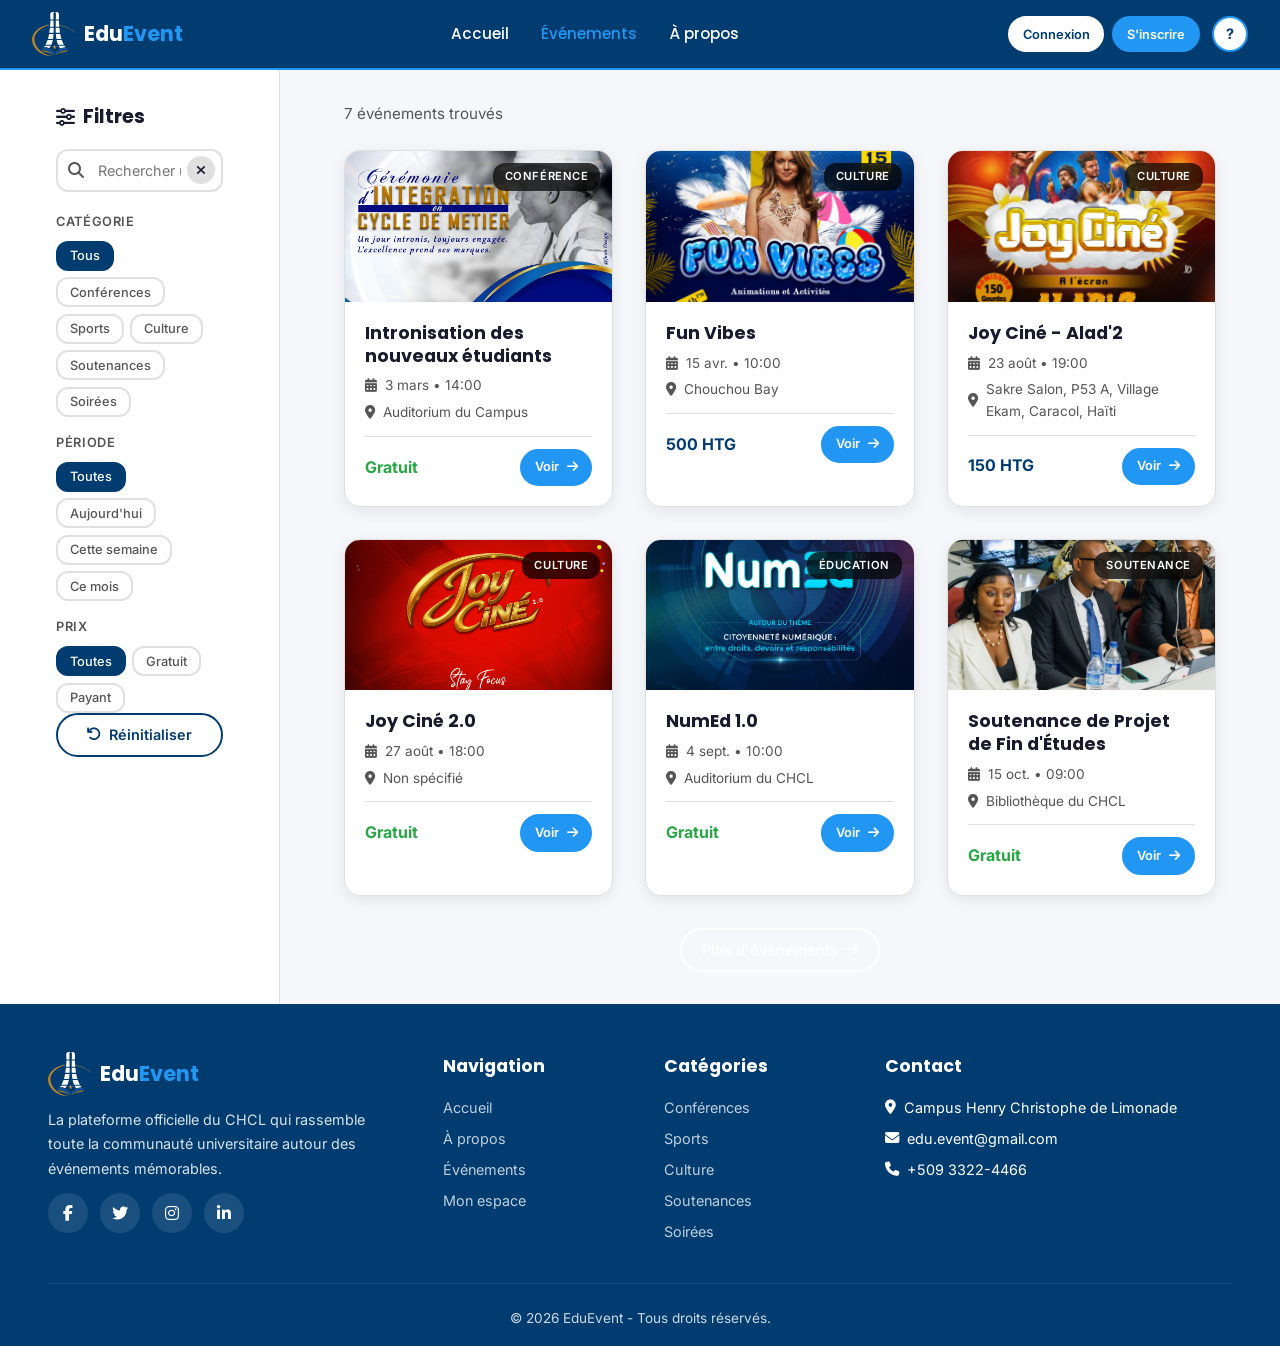
<file: evenements.html>
<!DOCTYPE html>
<html lang="fr">
<head>
    <meta charset="UTF-8">
    <meta name="viewport" content="width=device-width, initial-scale=1.0">
    <title>Événements - EduEvent</title>
    <meta name="description" content="Tous les événements du CHCL: conférences, sports, culture, soutenances.">
    <link rel="canonical" href="#url_EduEvent">
    <meta property="og:type" content="website">
    <meta property="og:title" content="Événements - EduEvent">
    <meta property="og:description" content="Découvrez et participez aux événements du CHCL.">
    <meta property="og:image" content="images/EduEvent1.svg">
    <meta property="og:locale" content="fr_FR">
    <link rel="icon" href="images/EduEvent1.svg" type="image/svg+xml">
    <link rel="preconnect" href="https://fonts.googleapis.com">
    <link rel="preconnect" href="https://fonts.gstatic.com" crossorigin>
    <link href="https://fonts.googleapis.com/css2?family=Poppins:wght@400;500;600;700;800&family=Inter:wght@300;400;500;600;700&display=swap" rel="stylesheet">
    <link rel="stylesheet" href="https://cdnjs.cloudflare.com/ajax/libs/font-awesome/6.5.0/css/all.min.css">
    <link rel="stylesheet" href="css/style.css">
    <link rel="stylesheet" href="css/animations.css">
    <link rel="stylesheet" href="css/responsive.css">
</head>
<body>
    <header class="entete-principal" role="banner">
        <div class="conteneur-header">
            <a href="index.html" class="logo" aria-label="EduEvent - Accueil">
                <img class="logo-icon" src="images/EduEvent1.svg" alt="Logo EduEvent" width="40" height="40">
                <span class="logo-texte">Edu<span class="logo-accent">Event</span></span>
            </a>
            <nav class="nav-principale" id="navPrincipale" aria-label="Navigation principale">
                <ul class="menu-principal">
                    <li><a href="index.html">Accueil</a></li>
                    <li><a href="evenements.html" class="lien-actif">Événements</a></li>
                    <li><a href="a-propos.html">À propos</a></li>
                </ul>
                <div class="menu-auth" id="menuAuth">
                    <button type="button" class="btn btn-secondaire btn-menu" id="btnConnexionMenu">Se connecter</button>
                    <button type="button" class="btn btn-primaire btn-menu" id="btnInscriptionMenu">S'inscrire</button>
                </div>
                <div class="menu-profil" id="menuProfil" style="display:none;">
                    <a href="profil.html" class="btn-profil-menu">
                        <span class="avatar-mini" id="avatarMini">
                            <span class="avatar-initiales-mini" id="initialesMini">?</span>
                        </span>
                        <span class="profil-nom-menu" id="profilNomMenu">Utilisateur</span>
                    </a>
                    <button type="button" class="btn btn-danger btn-small" id="btnDeconnexionMenu">Déconnexion</button>
                </div>
            </nav>
            <div class="header-actions">
                <div class="header-boutons" id="headerBoutons">
                    <button type="button" class="btn btn-secondaire btn-small" id="btnConnexion">Connexion</button>
                    <button type="button" class="btn btn-primaire btn-small" id="btnInscription">S'inscrire</button>
                </div>
                <a href="profil.html" class="btn-profil" id="btnProfil" style="display:none;">
                    <span class="avatar-mini" id="avatarMiniDesktop">
                        <span class="avatar-initiales-mini" id="initialesMiniDesktop">?</span>
                    </span>
                </a>
                <button type="button" class="btn-menu-mobile" id="btnMenuMobile" aria-label="Ouvrir le menu" aria-expanded="false" aria-controls="navPrincipale">
                    <span class="menu-bar"></span>
                    <span class="menu-bar"></span>
                    <span class="menu-bar"></span>
                </button>
            </div>
        </div>
        <div class="menu-overlay" id="menuOverlay"></div>
    </header>

    <main id="contenu-principal" class="page-event">
        <aside class="sidebar filtres-section" aria-labelledby="filtres-titre">
            <div class="conteneur side">
                <h2 id="filtres-titre" class="filtres-titre"><i class="fas fa-sliders-h"></i> Filtres</h2>
                <div class="barre-recherche">
                    <i class="fas fa-search icone-recherche"></i>
                    <input type="text" id="champRecherche" placeholder="Rechercher un événement..." autocomplete="off">
                    <button type="button" class="btn-effacer-recherche" id="btnEffacer" aria-label="Effacer la recherche" hidden><i class="fas fa-times"></i></button>
                </div>
                <div class="filtres">
                    <div class="groupe-filtres">
                        <h3>Catégorie</h3>
                        <div class="pills-filtres" id="filtresCategorie">
                            <button type="button" class="pill active" data-cat="tous">Tous</button>
                            <button type="button" class="pill" data-cat="conference">Conférences</button>
                            <button type="button" class="pill" data-cat="sport">Sports</button>
                            <button type="button" class="pill" data-cat="culture">Culture</button>
                            <button type="button" class="pill" data-cat="soutenance">Soutenances</button>
                            <button type="button" class="pill" data-cat="soiree">Soirées</button>
                        </div>
                    </div>
                    <div class="groupe-filtres">
                        <h3>Période</h3>
                        <div class="pills-filtres" id="filtresDate">
                            <button type="button" class="pill active" data-date="tous">Toutes</button>
                            <button type="button" class="pill" data-date="aujourd">Aujourd'hui</button>
                            <button type="button" class="pill" data-date="semaine">Cette semaine</button>
                            <button type="button" class="pill" data-date="mois">Ce mois</button>
                        </div>
                    </div>
                    <div class="groupe-filtres">
                        <h3>Prix</h3>
                        <div class="pills-filtres" id="filtresPrix">
                            <button type="button" class="pill active" data-prix="tous">Toutes</button>
                            <button type="button" class="pill" data-prix="gratuit">Gratuit</button>
                            <button type="button" class="pill" data-prix="payant">Payant</button>
                        </div>
                    </div>
                </div>
                <button type="button" class="btn btn-outline btn-block" id="btnReinitialiser"><i class="fas fa-undo"></i> Réinitialiser</button>
            </div>
        </aside>

        <section class="section section-resultats" aria-labelledby="resultats-titre">
            <div class="conteneur">
                <div class="resultats-entete"><p id="resultats-titre"><span id="nombreResultats">0</span> événements trouvés</p></div>
                <div class="grille-evenements" id="grilleEvenements"></div>
                <div class="etat-vide" id="etatVide" hidden>
                    <i class="fas fa-calendar-alt fa-4x"></i>
                    <h3>Aucun événement trouvé</h3>
                    <p>Essayez de modifier vos filtres ou votre recherche.</p>
                </div>
                <div class="charger-plus" id="zoneChargerPlus">
                    <button type="button" class="btn btn-contour" id="btnChargerPlus">Plus d'événements <i class="fas fa-arrow-right"></i></button>
                </div>
            </div>
        </section>
    </main>

    <footer class="pied-de-page" role="contentinfo">
        <div class="conteneur">
            <div class="grille-pied">
                <div class="colonne-pied">
                    <a href="index.html" class="logo logo-pied">
                        <img class="logo-icon" src="images/EduEvent1.svg" alt="Logo EduEvent" width="40" height="40">
                        <span class="logo-texte">Edu<span class="logo-accent">Event</span></span>
                    </a>
                    <p class="texte-pied">La plateforme officielle du CHCL qui rassemble toute la communauté universitaire autour des événements mémorables.</p>
                    <div class="reseaux-sociaux">
                        <a href="#" aria-label="Facebook"><i class="fab fa-facebook-f"></i></a>
                        <a href="#" aria-label="Twitter"><i class="fab fa-twitter"></i></a>
                        <a href="#" aria-label="Instagram"><i class="fab fa-instagram"></i></a>
                        <a href="#" aria-label="LinkedIn"><i class="fab fa-linkedin-in"></i></a>
                    </div>
                </div>
                <div class="colonne-pied">
                    <h3 class="titre-pied">Navigation</h3>
                    <ul class="liens-pied">
                        <li><a href="index.html">Accueil</a></li>
                        <li><a href="a-propos.html">À propos</a></li>
                        <li><a href="evenements.html">Événements</a></li>
                        <li><a href="profil.html">Mon espace</a></li>
                    </ul>
                </div>
                <div class="colonne-pied">
                    <h3 class="titre-pied">Catégories</h3>
                    <ul class="liens-pied" id="liensCategories"></ul>
                </div>
                <div class="colonne-pied">
                    <h3 class="titre-pied">Contact</h3>
                    <ul class="liens-pied">
                        <li><i class="fas fa-map-marker-alt"></i> Campus Henry Christophe de Limonade</li>
                        <li><i class="fas fa-envelope"></i> edu.event@gmail.com</li>
                        <li><i class="fas fa-phone"></i> +509 3322-4466</li>
                    </ul>
                </div>
            </div>
            <div class="bas-pied"><p>&copy; 2026 EduEvent - Tous droits réservés.</p></div>
        </div>
    </footer>

    <div class="modal-overlay" id="modalConnexion" hidden>
        <div class="modal" role="dialog" aria-labelledby="modalConnexionTitre" aria-modal="true">
            <button type="button" class="modal-fermer" aria-label="Fermer"><i class="fas fa-times"></i></button>
            <h2 id="modalConnexionTitre">Connexion</h2>
            <form id="formulaireConnexion" novalidate>
                <div class="champ-formulaire">
                    <label for="connexion-email">Email</label>
                    <input type="email" id="connexion-email" name="email" required placeholder="votre@email.com">
                    <span class="erreur-champ"></span>
                </div>
                <div class="champ-formulaire">
                    <label for="connexion-mdp">Mot de passe</label>
                    <input type="password" id="connexion-mdp" name="motdepasse" required minlength="6" placeholder="••••••">
                    <span class="erreur-champ"></span>
                </div>
                <button type="submit" class="btn btn-primaire btn-block">Se connecter</button>
                <p class="modal-basculer">Pas encore de compte ? <button type="button" class="btn-lien" id="basculerInscription">S'inscrire</button></p>
            </form>
        </div>
    </div>

    <div class="modal-overlay" id="modalInscription" hidden>
        <div class="modal" role="dialog" aria-labelledby="modalInscriptionTitre" aria-modal="true">
            <button type="button" class="modal-fermer" aria-label="Fermer"><i class="fas fa-times"></i></button>
            <h2 id="modalInscriptionTitre">Créer un compte</h2>
            <form id="formulaireInscription" novalidate>
                <div class="grille-2">
                    <div class="champ-formulaire">
                        <label for="insc-prenom">Prénom</label>
                        <input type="text" id="insc-prenom" name="prenom" required>
                        <span class="erreur-champ"></span>
                    </div>
                    <div class="champ-formulaire">
                        <label for="insc-nom">Nom</label>
                        <input type="text" id="insc-nom" name="nom" required>
                        <span class="erreur-champ"></span>
                    </div>
                </div>
                <div class="champ-formulaire">
                    <label for="insc-email">Email</label>
                    <input type="email" id="insc-email" name="email" required>
                    <span class="erreur-champ"></span>
                </div>
                <div class="champ-formulaire">
                    <label for="insc-mdp">Mot de passe</label>
                    <input type="password" id="insc-mdp" name="motdepasse" required minlength="6">
                    <div id="forceMdp"><div class="force-barre"></div></div>
                    <span class="erreur-champ"></span>
                </div>
                <div class="grille-2">
                    <div class="champ-formulaire">
                        <label for="insc-faculte">Faculté</label>
                        <select id="insc-faculte" name="faculte">
                            <option value="fsg">FSG</option>
                            <option value="fss">FSS</option>
                            <option value="fsteat">FSTEAT</option>
                            <option value="fshs">FSHS</option>
                            <option value="fase">FASE</option>
                        </select>
                    </div>
                    <div class="champ-formulaire">
                        <label for="insc-niveau">Niveau</label>
                        <select id="insc-niveau" name="niveau">
                            <option value="L1">Licence 1</option>
                            <option value="L2">Licence 2</option>
                            <option value="L3">Licence 3</option>
                            <option value="L4">Licence 4</option>
                            <option value="M1">Master 1</option>
                            <option value="doctorat">Doctorat</option>
                        </select>
                    </div>
                </div>
                <button type="submit" class="btn btn-primaire btn-block">Créer mon compte</button>
                <p class="modal-basculer">Déjà un compte ? <button type="button" class="btn-lien" id="basculerConnexion">Se connecter</button></p>
            </form>
        </div>
    </div>

    <div class="toast-conteneur" id="toastConteneur" aria-live="polite"></div>

    <script src="js/main.js" defer></script>
    <script src="js/evenements.js" defer></script>
</body>
</html>
</file>
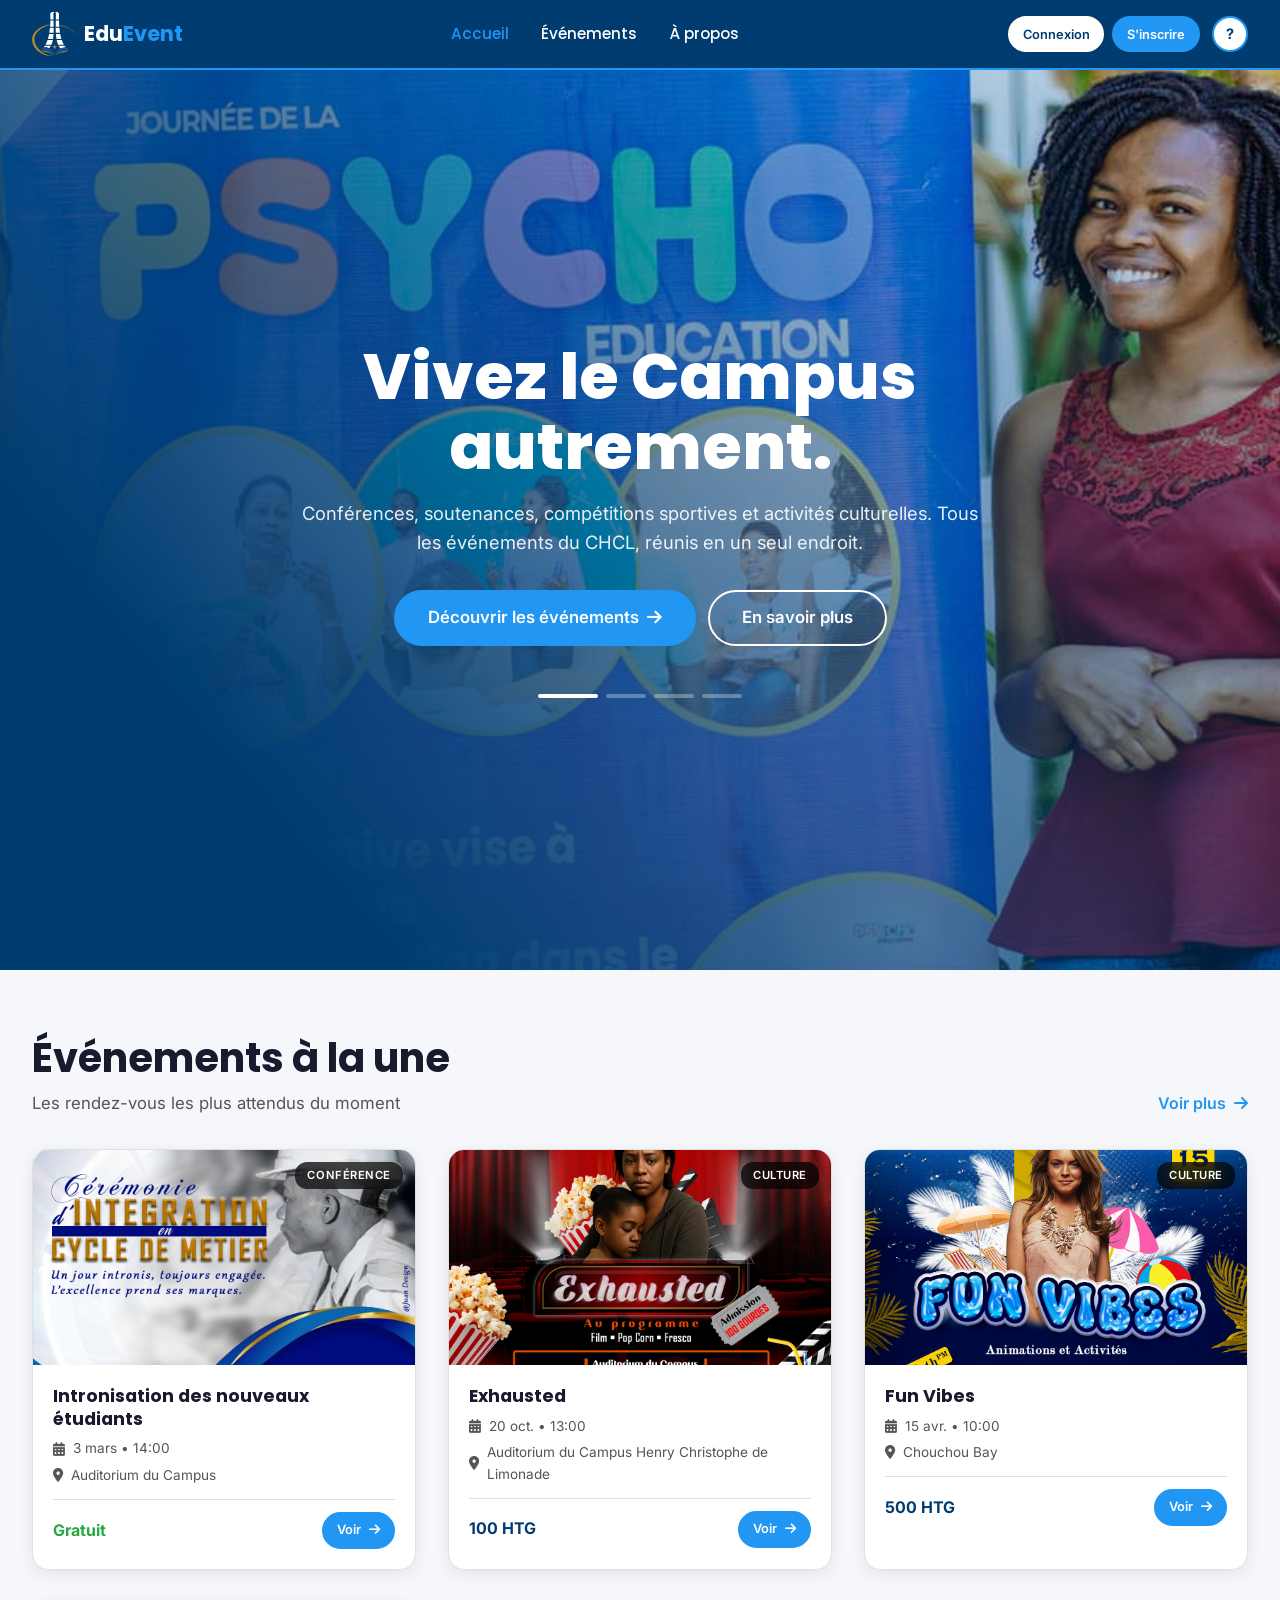
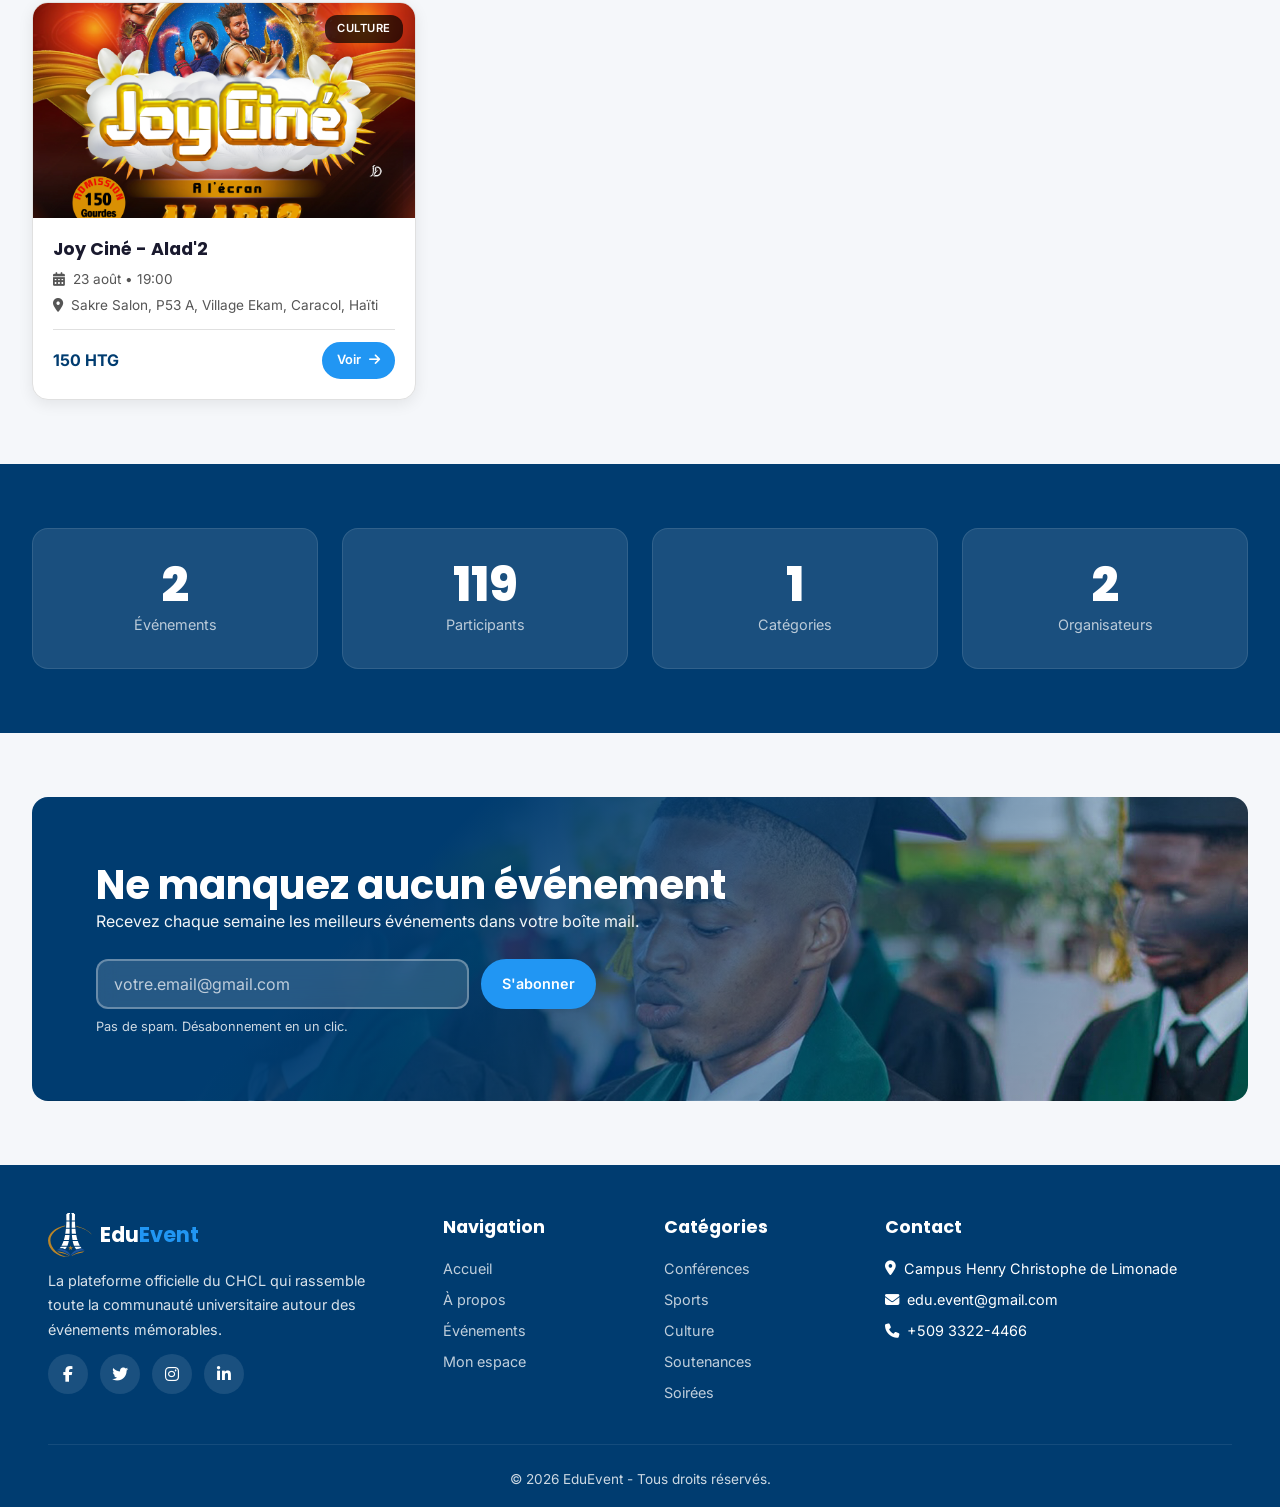
<file: profil.html>
<!DOCTYPE html>
<html lang="fr">
<head>
    <meta charset="UTF-8">
    <meta name="viewport" content="width=device-width, initial-scale=1.0">
    <title>Mon espace - EduEvent</title>
    <meta name="description" content="Gérez votre profil, vos inscriptions et vos billets sur EduEvent.">
    <meta name="robots" content="noindex">
    <link rel="icon" href="images/EduEvent1.svg" type="image/svg+xml">
    <link rel="preconnect" href="https://fonts.googleapis.com">
    <link rel="preconnect" href="https://fonts.gstatic.com" crossorigin>
    <link href="https://fonts.googleapis.com/css2?family=Poppins:wght@400;500;600;700;800&family=Inter:wght@300;400;500;600;700&display=swap" rel="stylesheet">
    <link rel="stylesheet" href="https://cdnjs.cloudflare.com/ajax/libs/font-awesome/6.5.0/css/all.min.css">
   
    <link rel="stylesheet" href="css/animations.css">
    <link rel="stylesheet" href="css/responsive.css">
    <link rel="stylesheet" href="css/style.css">
</head>
<body>
    <header class="entete-principal" role="banner">
        <div class="conteneur-header">
            <a href="index.html" class="logo" aria-label="EduEvent - Accueil">
                <img class="logo-icon" src="images/EduEvent1.svg" alt="Logo EduEvent" width="40" height="40">
                <span class="logo-texte">Edu<span class="logo-accent">Event</span></span>
            </a>
            <nav class="nav-principale" id="navPrincipale" aria-label="Navigation principale">
                <ul class="menu-principal">
                    <li><a href="index.html">Accueil</a></li>
                    <li><a href="evenements.html">Événements</a></li>
                    <li><a href="a-propos.html">À propos</a></li>
                </ul>
                <div class="menu-auth" id="menuAuth">
                    <button type="button" class="btn btn-secondaire btn-menu" id="btnConnexionMenu">Se connecter</button>
                    <button type="button" class="btn btn-primaire btn-menu" id="btnInscriptionMenu">S'inscrire</button>
                </div>
                <div class="menu-profil" id="menuProfil" style="display:none;">
                    <a href="profil.html" class="btn-profil-menu">
                        <span class="avatar-mini" id="avatarMini">
                            <span class="avatar-initiales-mini" id="initialesMini">?</span>
                        </span>
                        <span class="profil-nom-menu" id="profilNomMenu">Utilisateur</span>
                    </a>
                    <button type="button" class="btn btn-danger btn-small" id="btnDeconnexionMenu">Déconnexion</button>
                </div>
            </nav>
            <div class="header-actions">
                <div class="header-boutons" id="headerBoutons">
                    <button type="button" class="btn btn-secondaire btn-small" id="btnConnexion">Connexion</button>
                    <button type="button" class="btn btn-primaire btn-small" id="btnInscription">S'inscrire</button>
                </div>
                <a href="profil.html" class="btn-profil" id="btnProfil" style="display:none;">
                    <span class="avatar-mini" id="avatarMiniDesktop">
                        <span class="avatar-initiales-mini" id="initialesMiniDesktop">?</span>
                    </span>
                </a>
                <button type="button" class="btn-menu-mobile" id="btnMenuMobile" aria-label="Ouvrir le menu" aria-expanded="false" aria-controls="navPrincipale">
                    <span class="menu-bar"></span>
                    <span class="menu-bar"></span>
                    <span class="menu-bar"></span>
                </button>
            </div>
        </div>
        <div class="menu-overlay" id="menuOverlay"></div>
    </header>

    <main id="contenu-principal">
        <section class="section espace-profil" id="zoneConnecte">
            <div class="conteneur">
                <div class="profil-entete">
                    <div class="profil-avatar-zone">
                        <div class="avatar-grand" id="avatarGrand">
                            <img id="imgAvatar" src="" alt="Photo de profil" hidden>
                            <span class="avatar-initiales" id="avatarInitiales">?</span>
                            <button type="button" class="avatar-modifier" id="btnModifierAvatar" aria-label="Changer la photo de profil">
                                <i class="fas fa-camera"></i>
                            </button>
                            <input type="file" id="inputAvatar" accept="image/*" hidden>
                        </div>
                        <p class="avatar-aide">Cliquez sur l'icône pour changer votre photo</p>
                    </div>
                    <div class="profil-infos">
                        <div class="profil-nom-edit">
                            <h1 id="profilNomComplet">Chargement...</h1>
                            <button type="button" class="btn-edit-nom" id="btnEditNom" aria-label="Modifier le nom">
                                <i class="fas fa-edit"></i>
                            </button>
                        </div>
                        <p class="profil-meta"><span id="profilFaculte">—</span> • <span id="profilNiveau">—</span></p>
                        <p class="profil-email" id="profilEmail">—</p>
                        <p class="profil-bio" id="profilBio"></p>
                    </div>
                    <div class="profil-actions">
                        <button type="button" class="btn btn-outline" id="btnModifierProfil"><i class="fas fa-edit"></i> Modifier</button>
                        <button type="button" class="btn btn-danger" id="btnDeconnexion"><i class="fas fa-sign-out-alt"></i> Déconnexion</button>
                    </div>
                </div>

                <div class="grille-stats-profil">
                    <div class="stat-profil">
                        <div class="stat-profil-nombre" id="statInscriptions">0</div>
                        <div class="stat-profil-label">Inscriptions</div>
                    </div>
                    <div class="stat-profil">
                        <div class="stat-profil-nombre" id="statParticipations">0</div>
                        <div class="stat-profil-label">Participations</div>
                    </div>
                    <div class="stat-profil">
                        <div class="stat-profil-nombre" id="statBillets">0</div>
                        <div class="stat-profil-label">Billets</div>
                    </div>
                    <div class="stat-profil">
                        <div class="stat-profil-nombre" id="statEvenements">0</div>
                        <div class="stat-profil-label">À venir</div>
                    </div>
                </div>

                <div class="onglets" role="tablist">
                    <button type="button" class="onglet active" role="tab" aria-selected="true" data-onglet="inscriptions">Mes inscriptions</button>
                    <button type="button" class="onglet" role="tab" aria-selected="false" data-onglet="billets">Mes billets</button>
                    <button type="button" class="onglet" role="tab" aria-selected="false" data-onglet="parametres">Paramètres</button>
                </div>

                <div class="contenu-onglets">
                    <div class="panneau-onglet active" id="panneau-inscriptions" role="tabpanel">
                        <div class="liste-inscriptions" id="listeInscriptions">
                            <p class="etat-vide-texte">Vous n'êtes inscrit à aucun événement pour le moment.</p>
                        </div>
                    </div>
                    <div class="panneau-onglet" id="panneau-billets" role="tabpanel" hidden>
                        <div class="liste-billets" id="listeBillets">
                            <p class="etat-vide-texte">Aucun billet disponible.</p>
                        </div>
                    </div>
                    <div class="panneau-onglet" id="panneau-parametres" role="tabpanel" hidden>
                        <form class="formulaire-profil" id="formulaireParametres" novalidate>
                            <h2>Informations personnelles</h2>
                            <div class="grille-2">
                                <div class="champ-formulaire">
                                    <label for="param-prenom">Prénom</label>
                                    <input type="text" id="param-prenom" name="prenom" required>
                                </div>
                                <div class="champ-formulaire">
                                    <label for="param-nom">Nom</label>
                                    <input type="text" id="param-nom" name="nom" required>
                                </div>
                            </div>
                            <div class="champ-formulaire">
                                <label for="param-email">Email</label>
                                <input type="email" id="param-email" name="email" required>
                            </div>
                            <div class="grille-2">
                                <div class="champ-formulaire">
                                    <label for="param-faculte">Faculté</label>
                                    <select id="param-faculte" name="faculte">
                                        <option value="fsg">FSG</option>
                                        <option value="fss">FSS</option>
                                        <option value="fsteat">FSTEAT</option>
                                        <option value="fshs">FSHS</option>
                                        <option value="fase">FASE</option>
                                    </select>
                                </div>
                                <div class="champ-formulaire">
                                    <label for="param-niveau">Niveau</label>
                                    <select id="param-niveau" name="niveau">
                                        <option value="L1">Licence 1</option>
                                        <option value="L2">Licence 2</option>
                                        <option value="L3">Licence 3</option>
                                        <option value="L4">Licence 4</option>
                                        <option value="M1">Master 1</option>
                                        <option value="doctorat">Doctorat</option>
                                    </select>
                                </div>
                            </div>
                            <div class="champ-formulaire">
                                <label for="param-bio">Bio (optionnel)</label>
                                <textarea id="param-bio" name="bio" rows="3" maxlength="200" placeholder="Parlez-nous de vous..."></textarea>
                            </div>
                            <button type="submit" class="btn btn-primaire"><i class="fas fa-save"></i> Enregistrer les modifications</button>
                        </form>
                    </div>
                </div>
            </div>
        </section>
    </main>

    <footer class="pied-de-page" role="contentinfo">
        <div class="conteneur">
            <div class="grille-pied">
                <div class="colonne-pied">
                    <a href="index.html" class="logo logo-pied">
                        <img class="logo-icon" src="images/EduEvent1.svg" alt="Logo EduEvent" width="40" height="40">
                        <span class="logo-texte">Edu<span class="logo-accent">Event</span></span>
                    </a>
                    <p class="texte-pied">La plateforme officielle du CHCL qui rassemble toute la communauté universitaire autour des événements mémorables.</p>
                    <div class="reseaux-sociaux">
                        <a href="#" aria-label="Facebook"><i class="fab fa-facebook-f"></i></a>
                        <a href="#" aria-label="Twitter"><i class="fab fa-twitter"></i></a>
                        <a href="#" aria-label="Instagram"><i class="fab fa-instagram"></i></a>
                        <a href="#" aria-label="LinkedIn"><i class="fab fa-linkedin-in"></i></a>
                    </div>
                </div>
                <div class="colonne-pied">
                    <h3 class="titre-pied">Navigation</h3>
                    <ul class="liens-pied">
                        <li><a href="index.html">Accueil</a></li>
                        <li><a href="a-propos.html">À propos</a></li>
                        <li><a href="evenements.html">Événements</a></li>
                        <li><a href="profil.html">Mon espace</a></li>
                    </ul>
                </div>
                <div class="colonne-pied">
                    <h3 class="titre-pied">Catégories</h3>
                    <ul class="liens-pied" id="liensCategories"></ul>
                </div>
                <div class="colonne-pied">
                    <h3 class="titre-pied">Contact</h3>
                    <ul class="liens-pied">
                        <li><i class="fas fa-map-marker-alt"></i> Campus Henry Christophe de Limonade</li>
                        <li><i class="fas fa-envelope"></i> edu.event@gmail.com</li>
                        <li><i class="fas fa-phone"></i> +509 3322-4466</li>
                    </ul>
                </div>
            </div>
            <div class="bas-pied"><p>&copy; 2026 EduEvent - Tous droits réservés.</p></div>
        </div>
    </footer>

    <div class="modal-overlay" id="modalConnexion" hidden>
        <div class="modal" role="dialog" aria-labelledby="modalConnexionTitre" aria-modal="true">
            <button type="button" class="modal-fermer" aria-label="Fermer"><i class="fas fa-times"></i></button>
            <h2 id="modalConnexionTitre">Connexion</h2>
            <form id="formulaireConnexion" novalidate>
                <div class="champ-formulaire">
                    <label for="connexion-email">Email</label>
                    <input type="email" id="connexion-email" name="email" required placeholder="votre@email.com">
                    <span class="erreur-champ"></span>
                </div>
                <div class="champ-formulaire">
                    <label for="connexion-mdp">Mot de passe</label>
                    <input type="password" id="connexion-mdp" name="motdepasse" required minlength="6" placeholder="••••••">
                    <span class="erreur-champ"></span>
                </div>
                <button type="submit" class="btn btn-primaire btn-block">Se connecter</button>
                <p class="modal-basculer">Pas encore de compte ? <button type="button" class="btn-lien" id="basculerInscription">S'inscrire</button></p>
            </form>
        </div>
    </div>

    <div class="modal-overlay" id="modalInscription" hidden>
        <div class="modal" role="dialog" aria-labelledby="modalInscriptionTitre" aria-modal="true">
            <button type="button" class="modal-fermer" aria-label="Fermer"><i class="fas fa-times"></i></button>
            <h2 id="modalInscriptionTitre">Créer un compte</h2>
            <form id="formulaireInscription" novalidate>
                <div class="grille-2">
                    <div class="champ-formulaire">
                        <label for="insc-prenom">Prénom</label>
                        <input type="text" id="insc-prenom" name="prenom" required>
                        <span class="erreur-champ"></span>
                    </div>
                    <div class="champ-formulaire">
                        <label for="insc-nom">Nom</label>
                        <input type="text" id="insc-nom" name="nom" required>
                        <span class="erreur-champ"></span>
                    </div>
                </div>
                <div class="champ-formulaire">
                    <label for="insc-email">Email</label>
                    <input type="email" id="insc-email" name="email" required>
                    <span class="erreur-champ"></span>
                </div>
                <div class="champ-formulaire">
                    <label for="insc-mdp">Mot de passe</label>
                    <input type="password" id="insc-mdp" name="motdepasse" required minlength="6">
                    <div id="forceMdp"><div class="force-barre"></div></div>
                    <span class="erreur-champ"></span>
                </div>
                <div class="grille-2">
                    <div class="champ-formulaire">
                        <label for="insc-faculte">Faculté</label>
                        <select id="insc-faculte" name="faculte">
                            <option value="fsg">FSG</option>
                            <option value="fss">FSS</option>
                            <option value="fsteat">FSTEAT</option>
                            <option value="fshs">FSHS</option>
                            <option value="fase">FASE</option>
                        </select>
                    </div>
                    <div class="champ-formulaire">
                        <label for="insc-niveau">Niveau</label>
                        <select id="insc-niveau" name="niveau">
                            <option value="L1">Licence 1</option>
                            <option value="L2">Licence 2</option>
                            <option value="L3">Licence 3</option>
                            <option value="L4">Licence 4</option>
                            <option value="M1">Master 1</option>
                            <option value="doctorat">Doctorat</option>
                        </select>
                    </div>
                </div>
                <button type="submit" class="btn btn-primaire btn-block">Créer mon compte</button>
                <p class="modal-basculer">Déjà un compte ? <button type="button" class="btn-lien" id="basculerConnexion">Se connecter</button></p>
            </form>
        </div>
    </div>

    <div class="toast-conteneur" id="toastConteneur" aria-live="polite"></div>
    <script src="js/main.js" defer></script>
    <script src="js/profil.js" defer></script>
    
</body>
</html>
</file>
<file: css/style.css>
:root {
    --primaire: #003c70;
    --secondaire: #2196f3;
    --blanc: #ffffff;
    --texte-noir: #1a1a2e;
    --texte-gris: #555555;
    --gris-clair: #e0e0e0;
    --success: #28a745;
    --danger: #dc3545;
    --attention: #f59e0b;
    --shadow: 0 8px 30px rgba(0, 71, 133, 0.5);
    --radius: 16px;
    --transition: all 0.3s ease;
    --police-titre: 'Poppins', sans-serif;
    --police-texte: 'Inter', sans-serif;
}

* {
    margin: 0;
    padding: 0;
    box-sizing: border-box;
}

html {
    scroll-behavior: smooth;
    font-size: 16px;
}

body {
    font-family: var(--police-texte);
    font-size: 1rem;
    line-height: 1.6;
    color: var(--texte-noir);
    background: #f5f7fa;
    padding-top: 70px;
    overflow-x: hidden;
}

a {
    text-decoration: none;
    color: inherit;
}

ul {
    list-style: none;
}

img {
    max-width: 100%;
    height: auto;
    display: block;
}

.conteneur {
    width: 100%;
    max-width: 1280px;
    margin: 0 auto;
    padding: 0 1rem;
}

.section {
    padding: 4rem 0;
}

.btn {
    display: inline-flex;
    align-items: center;
    justify-content: center;
    gap: 0.5rem;
    padding: 0.6rem 1.2rem;
    border: 2px solid transparent;
    border-radius: 50px;
    font-family: var(--police-texte);
    font-weight: 600;
    font-size: 0.9rem;
    cursor: pointer;
    transition: var(--transition);
    text-decoration: none;
    white-space: nowrap;
    min-height: 44px;
}

.btn:focus-visible {
    outline: 3px solid var(--secondaire);
    outline-offset: 2px;
}

.btn-primaire {
    background: var(--secondaire);
    color: var(--blanc);
    border-color: var(--secondaire);
}

.btn-primaire:hover {
    background: var(--blanc);
    color: var(--primaire);
    border-color: var(--blanc);
}

.btn-secondaire {
    background: var(--blanc);
    color: var(--primaire);
    border-color: var(--blanc);
}

.btn-secondaire:hover {
    background: var(--secondaire);
    color: var(--blanc);
    border-color: var(--secondaire);
}

.btn-contour {
    background: transparent;
    color: var(--blanc);
    border-color: var(--blanc);
}

.btn-contour:hover {
    background: var(--blanc);
    color: var(--primaire);
}

.btn-outline {
    background: transparent;
    color: var(--primaire);
    border-color: var(--primaire);
}

.btn-outline:hover {
    background: var(--primaire);
    color: var(--blanc);
}

.btn-danger {
    background: var(--danger);
    color: var(--blanc);
    border-color: var(--danger);
}

.btn-danger:hover {
    background: #c82333;
    border-color: #c82333;
}

.btn-small {
    padding: 0.4rem 0.8rem;
    font-size: 0.8rem;
    min-height: 36px;
}

.btn-block {
    width: 100%;
    justify-content: center;
}

.btn-grand {
    padding: 0.8rem 2rem;
    font-size: 1.05rem;
}

.btn-lien {
    background: none;
    border: none;
    color: var(--secondaire);
    font-weight: 600;
    cursor: pointer;
    font-size: inherit;
    padding: 0;
}

.btn-lien:hover {
    text-decoration: underline;
}

.entete-principal {
    position: fixed;
    top: 0;
    left: 0;
    right: 0;
    height: 70px;
    background: var(--primaire);
    z-index: 1000;
    border-bottom: 2px solid var(--secondaire);
    transition: var(--transition);
}

.conteneur-header {
    display: flex;
    align-items: center;
    justify-content: space-between;
    height: 100%;
    padding: 0 1rem;
    max-width: 1280px;
    margin: 0 auto;
}

.logo {
    display: flex;
    align-items: center;
    gap: 0.5rem;
    flex-shrink: 0;
}

.logo-icon {
    width: 36px;
    height: 36px;
    object-fit: contain;
}

.logo-texte {
    font-family: var(--police-titre);
    font-weight: 700;
    font-size: 1.1rem;
    color: var(--blanc);
}

.logo-accent {
    color: var(--secondaire);
}

.header-actions {
    display: flex;
    align-items: center;
    gap: 0.5rem;
}

.header-boutons {
    display: none;
    gap: 0.5rem;
    align-items: center;
}

.btn-profil {
    display: none;
    align-items: center;
    justify-content: center;
    text-decoration: none;
    cursor: pointer;
}

.avatar-mini {
    width: 36px;
    height: 36px;
    border-radius: 50%;
    background: var(--blanc);
    border: 2px solid var(--secondaire);
    display: flex;
    align-items: center;
    justify-content: center;
    overflow: hidden;
}

.avatar-mini img {
    width: 100%;
    height: 100%;
    object-fit: cover;
}

.avatar-initiales-mini {
    font-size: 0.9rem;
    font-weight: 700;
    color: var(--primaire);
}

.btn-menu-mobile {
    display: flex;
    flex-direction: column;
    gap: 5px;
    padding: 8px;
    background: none;
    border: none;
    cursor: pointer;
    z-index: 1001;
    transition: var(--transition);
}

.menu-bar {
    display: block;
    width: 26px;
    height: 3px;
    background: var(--blanc);
    border-radius: 3px;
    transition: var(--transition);
    transform-origin: center;
}

.btn-menu-mobile.ouvert .menu-bar:nth-child(1) {
    transform: translateY(8px) rotate(45deg);
}

.btn-menu-mobile.ouvert .menu-bar:nth-child(2) {
    opacity: 0;
    transform: scaleX(0);
}

.btn-menu-mobile.ouvert .menu-bar:nth-child(3) {
    transform: translateY(-8px) rotate(-45deg);
}

.nav-principale {
    position: fixed;
    top: 0;
    right: -100%;
    width: 85%;
    max-width: 360px;
    height: 100vh;
    background: var(--blanc);
    padding: 80px 1.5rem 2rem;
    transition: right 0.35s cubic-bezier(0.4, 0, 0.2, 1);
    overflow-y: auto;
    z-index: 999;
    box-shadow: -5px 0 30px rgba(0, 0, 0, 0.2);
}

.nav-principale.ouvert {
    right: 0;
}

.menu-overlay {
    position: fixed;
    inset: 0;
    background: rgba(0, 0, 0, 0.5);
    z-index: 998;
    opacity: 0;
    pointer-events: none;
    transition: opacity 0.35s ease;
}

.menu-overlay.visible {
    opacity: 1;
    pointer-events: all;
}

.menu-principal {
    display: flex;
    flex-direction: column;
    gap: 0.25rem;
    margin-bottom: 2rem;
}

.menu-principal li {
    border-bottom: 1px solid var(--gris-clair);
}

.menu-principal li:last-child {
    border-bottom: none;
}

.menu-principal a {
    display: flex;
    align-items: center;
    gap: 0.75rem;
    padding: 0.8rem 0;
    font-family: var(--police-titre);
    font-weight: 500;
    font-size: 1rem;
    color: var(--texte-noir);
    transition: var(--transition);
}

.menu-principal a:hover,
.menu-principal a.lien-actif {
    color: var(--secondaire);
}

.menu-auth {
    display: flex;
    flex-direction: column;
    gap: 0.75rem;
    padding-top: 1.5rem;
    border-top: 2px solid var(--gris-clair);
}

.menu-auth .btn-menu {
    width: 100%;
    padding: 0.8rem;
    font-size: 0.95rem;
}

.menu-profil {
    display: flex;
    flex-direction: column;
    gap: 1rem;
    padding-top: 1.5rem;
    border-top: 2px solid var(--gris-clair);
}

.btn-profil-menu {
    display: flex;
    align-items: center;
    gap: 0.75rem;
    padding: 0.8rem;
    background: var(--gris-clair);
    border-radius: 12px;
    text-decoration: none;
    color: var(--texte-noir);
    transition: var(--transition);
}

.btn-profil-menu:hover {
    background: var(--secondaire);
    color: var(--blanc);
}

.profil-nom-menu {
    font-weight: 600;
    font-size: 0.95rem;
}

.hero {
    position: relative;
    min-height: 100vh;
    display: flex;
    align-items: center;
    justify-content: center;
    padding: 2rem 1rem;
    overflow: hidden;
}

.hero-slider {
    position: absolute;
    inset: 0;
    z-index: 1;
}

.slide-hero {
    position: absolute;
    inset: 0;
    background-size: cover;
    background-position: center;
    opacity: 0;
    transition: opacity 1.5s ease-in-out;
    transform: scale(1.05);
}

.slide-hero:nth-child(1) { background-image: url('../images/psycho.jpg'); }
.slide-hero:nth-child(2) { background-image: url('../images/graduation.jpg'); }
.slide-hero:nth-child(3) { background-image: url('../images/fan_chcl.jpg'); }
.slide-hero:nth-child(4) { background-image: url('../images/soutenancr.jpg'); }

.slide-hero.active {
    opacity: 1;
}

.hero-overlay {
    position: absolute;
    inset: 0;
    background: linear-gradient(50deg, var(--primaire) 20%, transparent 100%);
    z-index: 2;
}

.hero-contenu {
    position: relative;
    z-index: 3;
    text-align: center;
    max-width: 900px;
}

.hero-titre {
    font-family: var(--police-titre);
    font-size: clamp(2rem, 8vw, 4rem);
    font-weight: 800;
    line-height: 1.1;
    color: var(--blanc);
    margin-bottom: 1rem;
}

.hero-sous-titre {
    font-size: clamp(0.95rem, 2.5vw, 1.2rem);
    color: var(--blanc);
    opacity: 0.9;
    max-width: 700px;
    margin: 0 auto 2rem;
}

.hero-boutons {
    display: flex;
    flex-direction: column;
    gap: 0.75rem;
    align-items: center;
    margin-bottom: 3rem;
}

.hero-boutons .btn {
    width: 100%;
    max-width: 280px;
}

.hero-indicateurs {
    display: flex;
    gap: 0.5rem;
    justify-content: center;
}

.indicateur {
    width: 40px;
    height: 4px;
    background: rgba(255, 255, 255, 0.3);
    border-radius: 2px;
    transition: var(--transition);
    cursor: pointer;
    border: none;
    padding: 0;
}

.indicateur.active {
    background: var(--blanc);
    width: 60px;
}

.stats {
    background: var(--primaire);
    padding: 4rem 0;
}

.grille-stats {
    display: grid;
    grid-template-columns: repeat(2, 1fr);
    gap: 1.5rem;
}

.carte-stat {
    background: rgba(255, 255, 255, 0.1);
    padding: 2rem 1rem;
    border-radius: var(--radius);
    text-align: center;
    transition: var(--transition);
    border: 1px solid rgba(255, 255, 255, 0.1);
}

.carte-stat:hover {
    transform: translateY(-4px);
    background: rgba(255, 255, 255, 0.15);
}

.stat-nombre {
    font-family: var(--police-titre);
    font-size: 2.5rem;
    font-weight: 800;
    color: var(--blanc);
    line-height: 1;
}

.stat-label {
    font-size: 0.9rem;
    color: rgba(255, 255, 255, 0.7);
    margin-top: 0.25rem;
}

.grille-evenements {
    display: grid;
    grid-template-columns: 1fr;
    gap: 1.5rem;
}

.carte-evenement {
    background: var(--blanc);
    border-radius: var(--radius);
    overflow: hidden;
    box-shadow: 0 4px 15px rgba(0, 0, 0, 0.08);
    transition: var(--transition);
    border: 1px solid var(--gris-clair);
}

.carte-evenement:hover {
    transform: translateY(-4px);
    box-shadow: var(--shadow);
}

.carte-image {
    aspect-ratio: 16/9;
    overflow: hidden;
    position: relative;
    background: var(--gris-clair);
}

.carte-image img {
    width: 100%;
    height: 100%;
    object-fit: cover;
    transition: transform 0.4s ease;
}

.carte-evenement:hover .carte-image img {
    transform: scale(1.05);
}

.carte-categorie-etiquette {
    position: absolute;
    top: 0.75rem;
    right: 0.75rem;
    padding: 0.3rem 0.75rem;
    background: rgba(0, 0, 0, 0.7);
    backdrop-filter: blur(10px);
    border-radius: 12px;
    font-size: 0.7rem;
    font-weight: 600;
    color: var(--blanc);
    text-transform: uppercase;
    letter-spacing: 0.05em;
}

.carte-corps {
    padding: 1.25rem;
}

.carte-titre {
    font-family: var(--police-titre);
    font-size: 1.1rem;
    font-weight: 700;
    margin-bottom: 0.5rem;
    line-height: 1.3;
}

.carte-titre a {
    color: var(--texte-noir);
    transition: var(--transition);
}

.carte-titre a:hover {
    color: var(--secondaire);
}

.carte-meta {
    font-size: 0.85rem;
    color: var(--texte-gris);
    display: flex;
    flex-direction: column;
    gap: 0.3rem;
    margin-bottom: 0.75rem;
}

.carte-meta-item {
    display: flex;
    align-items: center;
    gap: 0.5rem;
}

.carte-pied {
    display: flex;
    justify-content: space-between;
    align-items: center;
    margin-top: 0.75rem;
    padding-top: 0.75rem;
    border-top: 1px solid var(--gris-clair);
}

.carte-prix {
    font-weight: 700;
    color: var(--primaire);
}

.carte-prix.gratuit {
    color: var(--success);
}

.entete-section {
    display: flex;
    flex-direction: column;
    align-items: flex-start;
    margin-bottom: 2rem;
    gap: 0.5rem;
}

.entete-section.centre {
    align-items: center;
    text-align: center;
}

.titre-section {
    font-family: var(--police-titre);
    font-size: clamp(1.5rem, 4vw, 2.5rem);
    font-weight: 700;
    color: var(--texte-noir);
    line-height: 1.2;
}

.sous-titre {
    color: var(--texte-gris);
    font-size: 1.05rem;
}

.sous-titre-section {
    display: flex;
    justify-content: space-between;
    align-items: center;
    width: 100%;
    flex-wrap: wrap;
    gap: 0.5rem;
}

.btn-une {
    display: inline-flex;
    align-items: center;
    gap: 0.5rem;
    color: var(--secondaire);
    font-weight: 600;
    transition: var(--transition);
}

.btn-une:hover {
    color: var(--primaire);
}

.carte-newsletter {
    background: linear-gradient(135deg, var(--primaire) 30%, transparent 100%), url("../images/graduation.jpg");
    background-position: center;
    background-repeat: no-repeat;
    background-size: cover;
    border-radius: var(--radius);
    padding: 3rem 2rem;
    color: var(--blanc);
    position: relative;
    overflow: hidden;
}

.titre-newsletter {
    color: var(--blanc);
}

.newsletter-texte {
    font-size: 1rem;
    margin-bottom: 1.5rem;
    opacity: 0.95;
}

.formulaire-newsletter {
    display: flex;
    flex-direction: column;
    gap: 0.75rem;
    max-width: 500px;
}

.formulaire-newsletter input {
    padding: 0.8rem 1rem;
    border: 2px solid rgba(255, 255, 255, 0.3);
    border-radius: 12px;
    background: rgba(255, 255, 255, 0.15);
    color: var(--blanc);
    font-size: 1rem;
    font-family: inherit;
    backdrop-filter: blur(10px);
}

.formulaire-newsletter input::placeholder {
    color: rgba(255, 255, 255, 0.7);
}

.formulaire-newsletter input:focus {
    outline: none;
    border-color: var(--blanc);
    background: rgba(255, 255, 255, 0.25);
}

.newsletter-aide {
    font-size: 0.8rem;
    opacity: 0.8;
    margin-top: 0.5rem;
}

.pied-de-page {
    background: var(--primaire);
    color: var(--blanc);
    padding: 3rem 1rem 1rem;
}

.grille-pied {
    display: grid;
    grid-template-columns: 1fr;
    gap: 2rem;
    margin-bottom: 2rem;
}

.logo-pied .logo-texte {
    color: var(--blanc);
}

.texte-pied {
    margin: 0.75rem 0;
    font-size: 0.9rem;
    line-height: 1.7;
    opacity: 0.85;
}

.reseaux-sociaux {
    display: flex;
    gap: 0.75rem;
}

.reseaux-sociaux a {
    width: 40px;
    height: 40px;
    background: rgba(255, 255, 255, 0.1);
    border-radius: 50%;
    display: flex;
    align-items: center;
    justify-content: center;
    color: var(--blanc);
    transition: var(--transition);
}

.reseaux-sociaux a:hover {
    background: var(--secondaire);
    transform: translateY(-3px);
}

.titre-pied {
    font-family: var(--police-titre);
    font-size: 1.1rem;
    font-weight: 700;
    color: var(--blanc);
    margin-bottom: 1rem;
}

.liens-pied li {
    margin-bottom: 0.5rem;
    font-size: 0.9rem;
    display: flex;
    align-items: center;
    gap: 0.5rem;
}

.liens-pied a {
    color: rgba(255, 255, 255, 0.75);
    transition: var(--transition);
}

.liens-pied a:hover {
    color: var(--secondaire);
}

.bas-pied {
    padding-top: 1.5rem;
    border-top: 1px solid rgba(255, 255, 255, 0.1);
    text-align: center;
    font-size: 0.85rem;
    opacity: 0.8;
}

.modal-overlay {
    position: fixed;
    inset: 0;
    background: rgba(0, 0, 0, 0.6);
    backdrop-filter: blur(8px);
    z-index: 9999;
    display: flex;
    align-items: center;
    justify-content: center;
    padding: 1rem;
}

.modal-overlay[hidden] {
    display: none;
}

.modal {
    background: var(--blanc);
    border-radius: var(--radius);
    max-width: 520px;
    width: 100%;
    max-height: 90vh;
    overflow-y: auto;
    padding: 2rem;
    box-shadow: var(--shadow);
    position: relative;
}

.modal-fermer {
    position: absolute;
    top: 0.75rem;
    right: 0.75rem;
    background: none;
    border: none;
    cursor: pointer;
    padding: 0.5rem;
    border-radius: 50%;
    color: var(--texte-gris);
    transition: var(--transition);
    line-height: 1;
    font-size: 1.25rem;
}

.modal-fermer:hover {
    background: var(--gris-clair);
    color: var(--texte-noir);
}

.modal h2 {
    font-family: var(--police-titre);
    font-size: 1.5rem;
    font-weight: 700;
    color: var(--texte-noir);
    margin-bottom: 1.5rem;
    text-align: center;
}

.modal .grille-2 {
    display: grid;
    grid-template-columns: 1fr 1fr;
    gap: 1rem;
}

.modal .btn-block {
    width: 100%;
    padding: 0.8rem;
}

.modal-basculer {
    text-align: center;
    margin-top: 1rem;
    font-size: 0.95rem;
}

#forceMdp {
    height: 6px;
    background: var(--gris-clair);
    border-radius: 3px;
    margin-top: 0.5rem;
    overflow: hidden;
}

.force-barre {
    height: 100%;
    width: 0;
    border-radius: 3px;
    transition: width 0.3s ease;
}

.force-barre.faible { width: 33%; background: var(--danger); }
.force-barre.moyen { width: 66%; background: var(--attention); }
.force-barre.fort { width: 100%; background: var(--success); }

.champ-formulaire {
    margin-bottom: 1.25rem;
}

.champ-formulaire label {
    display: block;
    font-weight: 600;
    font-size: 0.9rem;
    margin-bottom: 0.4rem;
    color: var(--texte-noir);
}

.champ-formulaire input,
.champ-formulaire select,
.champ-formulaire textarea {
    width: 100%;
    padding: 0.75rem 1rem;
    border: 2px solid var(--gris-clair);
    border-radius: 12px;
    font-size: 1rem;
    font-family: inherit;
    background: var(--blanc);
    transition: var(--transition);
    color: var(--texte-noir);
}

.champ-formulaire input:focus,
.champ-formulaire select:focus,
.champ-formulaire textarea:focus {
    outline: none;
    border-color: var(--secondaire);
    box-shadow: 0 0 0 3px rgba(33, 150, 243, 0.2);
}

.champ-formulaire input.invalide,
.champ-formulaire select.invalide,
.champ-formulaire textarea.invalide {
    border-color: var(--danger);
}

.erreur-champ {
    display: block;
    font-size: 0.8rem;
    color: var(--danger);
    margin-top: 0.25rem;
    min-height: 1.2em;
}

.toast-conteneur {
    position: fixed;
    bottom: 2rem;
    right: 2rem;
    z-index: 99999;
    display: flex;
    flex-direction: column;
    gap: 0.75rem;
    max-width: 400px;
    width: calc(100% - 2rem);
}

.toast {
    display: flex;
    align-items: center;
    gap: 0.75rem;
    padding: 1rem 1.25rem;
    border-radius: var(--radius);
    background: var(--blanc);
    box-shadow: 0 8px 30px rgba(0, 0, 0, 0.15);
    border-left: 4px solid var(--secondaire);
}

.toast.succes { border-left-color: var(--success); }
.toast.erreur { border-left-color: var(--danger); }
.toast.attention { border-left-color: var(--attention); }

.toast-icone {
    font-size: 1.2rem;
}

.toast-message {
    font-size: 0.9rem;
    color: var(--texte-noir);
}

.etat-vide {
    text-align: center;
    padding: 3rem 1.5rem;
    background: var(--blanc);
    border-radius: var(--radius);
    border: 2px dashed var(--gris-clair);
}

.etat-vide h3 {
    font-family: var(--police-titre);
    font-size: 1.3rem;
    margin-bottom: 0.5rem;
    color: var(--texte-noir);
}

.etat-vide p {
    color: var(--texte-gris);
}

.etat-vide-texte {
    text-align: center;
    padding: 2rem;
    color: var(--texte-gris);
}

.page-event {
    display: grid;
    grid-template-columns: 1fr;
    padding-top: 0;
}

.sidebar {
    background: var(--blanc);
    padding: 1.5rem 1rem;
    border-bottom: 1px solid var(--gris-clair);
}

.filtres-titre {
    font-family: var(--police-titre);
    font-size: 1.2rem;
    font-weight: 700;
    margin-bottom: 1rem;
    display: flex;
    align-items: center;
    gap: 0.5rem;
}

.barre-recherche {
    position: relative;
    margin-bottom: 1.25rem;
}

.icone-recherche {
    position: absolute;
    left: 0.75rem;
    top: 50%;
    transform: translateY(-50%);
    color: var(--texte-gris);
}

.barre-recherche input {
    width: 100%;
    padding: 0.7rem 2.5rem 0.7rem 2.5rem;
    border: 2px solid var(--gris-clair);
    border-radius: 12px;
    font-size: 0.9rem;
    font-family: inherit;
    background: var(--blanc);
    transition: var(--transition);
}

.barre-recherche input:focus {
    outline: none;
    border-color: var(--secondaire);
    box-shadow: 0 0 0 3px rgba(33, 150, 243, 0.2);
}

.btn-effacer-recherche {
    position: absolute;
    right: 0.5rem;
    top: 50%;
    transform: translateY(-50%);
    width: 28px;
    height: 28px;
    border-radius: 50%;
    background: var(--gris-clair);
    color: var(--texte-noir);
    display: flex;
    align-items: center;
    justify-content: center;
    border: none;
    cursor: pointer;
    transition: var(--transition);
}

.btn-effacer-recherche:hover {
    background: var(--danger);
    color: var(--blanc);
}

.filtres {
    display: flex;
    flex-direction: column;
    gap: 1rem;
}

.groupe-filtres h3 {
    font-size: 0.8rem;
    font-weight: 600;
    color: var(--texte-gris);
    text-transform: uppercase;
    letter-spacing: 0.05em;
    margin-bottom: 0.5rem;
}

.pills-filtres {
    display: flex;
    flex-wrap: wrap;
    gap: 0.4rem;
}

.pill {
    padding: 0.35rem 0.75rem;
    background: var(--blanc);
    border: 2px solid var(--gris-clair);
    border-radius: 12px;
    font-size: 0.8rem;
    font-weight: 500;
    color: var(--texte-gris);
    transition: var(--transition);
    cursor: pointer;
    font-family: inherit;
}

.pill:hover {
    border-color: var(--secondaire);
    color: var(--secondaire);
}

.pill.active {
    background: var(--primaire);
    color: var(--blanc);
    border-color: var(--primaire);
}

.section-resultats {
    padding: 2rem 1rem;
}

.resultats-entete {
    display: flex;
    justify-content: space-between;
    align-items: center;
    margin-bottom: 1.5rem;
    flex-wrap: wrap;
    gap: 0.5rem;
}

.resultats-entete p {
    font-size: 0.95rem;
    color: var(--texte-gris);
}

.charger-plus {
    text-align: center;
    margin-top: 2rem;
}

.banniere-evenement {
    position: relative;
    min-height: 300px;
    background-size: cover;
    background-position: center;
    display: flex;
    align-items: flex-end;
    padding: 3rem 0 2rem;
    color: var(--blanc);
}

.banniere-overlay {
    position: absolute;
    inset: 0;
    background: linear-gradient(to top, rgba(0, 55, 133, 0.95) 0%, rgba(0, 55, 133, 0.5) 100%);
}

.banniere-contenu {
    position: relative;
    z-index: 2;
}

.fil-ariane {
    font-size: 0.85rem;
    margin-bottom: 1rem;
}

.fil-ariane ol {
    display: flex;
    flex-wrap: wrap;
    gap: 0.5rem;
}

.fil-ariane li {
    display: flex;
    align-items: center;
    gap: 0.5rem;
}

.fil-ariane li:not(:last-child)::after {
    content: '/';
    opacity: 0.5;
}

.fil-ariane a {
    color: rgba(255, 255, 255, 0.7);
    transition: var(--transition);
}

.fil-ariane a:hover {
    color: var(--blanc);
}

.badge-categorie {
    display: inline-block;
    padding: 0.25rem 0.75rem;
    background: var(--secondaire);
    border-radius: 12px;
    font-size: 0.75rem;
    font-weight: 600;
    text-transform: uppercase;
    letter-spacing: 0.05em;
    margin-bottom: 0.5rem;
}

.titre-banniere {
    font-family: var(--police-titre);
    font-size: clamp(1.5rem, 4vw, 2.5rem);
    font-weight: 800;
    line-height: 1.2;
}

.grille-detail {
    display: grid;
    grid-template-columns: 1fr;
    gap: 2rem;
}

.info-cles {
    display: grid;
    grid-template-columns: 1fr 1fr;
    gap: 1rem;
    padding: 1.25rem;
    background: var(--blanc);
    border-radius: var(--radius);
    margin-bottom: 1.5rem;
    border: 1px solid var(--gris-clair);
}

.info-cle {
    display: flex;
    gap: 0.75rem;
    align-items: flex-start;
}

.info-icone {
    flex-shrink: 0;
    color: var(--secondaire);
    font-size: 1.2rem;
}

.info-cle strong {
    display: block;
    font-size: 0.7rem;
    color: var(--texte-gris);
    text-transform: uppercase;
    letter-spacing: 0.05em;
    font-weight: 600;
}

.info-cle span {
    color: var(--texte-noir);
    font-weight: 500;
    font-size: 0.95rem;
}

.bloc-contenu {
    margin-bottom: 2rem;
}

.bloc-contenu h2 {
    font-family: var(--police-titre);
    font-size: 1.3rem;
    font-weight: 700;
    margin-bottom: 0.75rem;
    color: var(--texte-noir);
}

.texte-description {
    color: var(--texte-gris);
    line-height: 1.8;
    font-size: 1rem;
}

.liste-programme {
    display: flex;
    flex-direction: column;
    gap: 0.5rem;
}

.liste-programme li {
    padding: 0.6rem 1rem;
    background: var(--blanc);
    border-left: 3px solid var(--secondaire);
    border-radius: 8px;
    font-size: 0.95rem;
    color: var(--texte-gris);
}

.liste-commentaires {
    display: flex;
    flex-direction: column;
    gap: 1rem;
    margin-bottom: 1.5rem;
}

.commentaire {
    padding: 1rem;
    background: var(--blanc);
    border-radius: 12px;
    border: 1px solid var(--gris-clair);
}

.commentaire-entete {
    display: flex;
    align-items: center;
    gap: 0.75rem;
    margin-bottom: 0.5rem;
}

.commentaire-avatar {
    width: 36px;
    height: 36px;
    border-radius: 50%;
    background: linear-gradient(135deg, var(--secondaire), var(--primaire));
    color: var(--blanc);
    display: flex;
    align-items: center;
    justify-content: center;
    font-weight: 700;
    font-size: 0.9rem;
}

.commentaire-nom {
    font-weight: 600;
    color: var(--texte-noir);
}

.commentaire-date {
    font-size: 0.8rem;
    color: var(--texte-gris);
}

.commentaire p {
    color: var(--texte-gris);
    font-size: 0.95rem;
}

.formulaire-commentaire {
    padding: 1.25rem;
    background: var(--blanc);
    border-radius: var(--radius);
    border: 1px solid var(--gris-clair);
}

.formulaire-commentaire h3 {
    font-family: var(--police-titre);
    font-size: 1.1rem;
    margin-bottom: 1rem;
}

.detail-sidebar {
    display: flex;
    flex-direction: column;
    gap: 1.5rem;
}

.carte-inscription {
    background: var(--blanc);
    border: 1px solid var(--gris-clair);
    border-radius: var(--radius);
    padding: 1.5rem;
    box-shadow: var(--shadow);
}

.prix-evenement {
    text-align: center;
    padding-bottom: 1rem;
    margin-bottom: 1rem;
    border-bottom: 1px solid var(--gris-clair);
}

.prix-montant {
    font-family: var(--police-titre);
    font-size: 2rem;
    font-weight: 800;
    color: var(--primaire);
}

.places-restantes {
    margin-bottom: 1rem;
}

.places-barre {
    height: 8px;
    background: var(--gris-clair);
    border-radius: 4px;
    overflow: hidden;
    margin-bottom: 0.25rem;
}

.places-remplissage {
    height: 100%;
    background: linear-gradient(90deg, var(--success), var(--secondaire));
    border-radius: 4px;
    transition: width 1s ease;
}

.places-texte {
    font-size: 0.85rem;
    color: var(--texte-gris);
}

.compteur-evenement {
    background: linear-gradient(135deg, var(--primaire), var(--secondaire));
    color: var(--blanc);
    padding: 1rem;
    border-radius: var(--radius);
    text-align: center;
    margin-bottom: 1rem;
}

.compteur-label {
    font-size: 0.8rem;
    opacity: 0.9;
    display: block;
    margin-bottom: 0.5rem;
}

.compteur-valeurs {
    display: grid;
    grid-template-columns: repeat(4, 1fr);
    gap: 0.25rem;
}

.compteur-unite span {
    display: block;
    font-family: var(--police-titre);
    font-size: 1.3rem;
    font-weight: 800;
    line-height: 1;
}

.compteur-unite small {
    font-size: 0.6rem;
    opacity: 0.8;
    text-transform: uppercase;
}

.btn-retour {
    background: var(--gris-clair);
    color: var(--texte-noir);
}

.btn-retour:hover {
    background: var(--primaire);
    color: var(--blanc);
}

.entete-page {
    padding: 4rem 0;
    text-align: center;
    color: var(--blanc);
}

.hero-apropos {
    background: linear-gradient(135deg, var(--primaire) 0%, var(--secondaire) 100%);
}

.titre-page {
    font-family: var(--police-titre);
    font-size: clamp(2rem, 5vw, 3rem);
    font-weight: 700;
    margin-bottom: 0.5rem;
}

.sous-titre-page {
    font-size: 1.1rem;
    opacity: 0.9;
    max-width: 600px;
    margin: 0 auto;
}

.presentation {
    background: var(--blanc);
}

.presentation p {
    text-align: justify;
    margin-bottom: 0.75rem;
    color: var(--texte-gris);
}

.present {
    color: var(--blanc);
    background: var(--primaire);
    display: inline-block;
    padding: 0.1rem 0.5rem;
    border-radius: 8px;
    font-size: 1rem;
}

.image-presentation {
    display: flex;
    flex-direction: column;
    gap: 1.5rem;
}

.image-presentation img {
    width: 100%;
    border-radius: var(--radius);
    box-shadow: var(--shadow);
}

.equipe {
    background: var(--primaire);
}

.equipe .titre-section {
    color: var(--blanc);
}

.equipe .sous-titre-section {
    color: var(--gris-clair);
}

.grille-equipe {
    display: grid;
    grid-template-columns: 1fr;
    gap: 2rem;
    margin-top: 2rem;
}

.carte-membre {
    background: rgba(255, 255, 255, 0.1);
    backdrop-filter: blur(10px);
    border-radius: var(--radius);
    padding: 2rem 1.5rem;
    text-align: center;
    border: 1px solid rgba(255, 255, 255, 0.2);
    transition: var(--transition);
}

.carte-membre:hover {
    transform: translateY(-4px);
    background: rgba(255, 255, 255, 0.15);
}

.membre-photo {
    width: 120px;
    height: 120px;
    margin: 0 auto 1rem;
    border-radius: 50%;
    overflow: hidden;
    border: 4px solid var(--secondaire);
}

.membre-photo img {
    width: 100%;
    height: 100%;
    object-fit: cover;
}

.carte-membre h3 {
    color: var(--blanc);
    font-family: var(--police-titre);
    font-size: 1.1rem;
    margin-bottom: 0.25rem;
}

.membre-role {
    color: var(--secondaire);
    font-weight: 600;
    font-size: 0.85rem;
}

.membre-desc {
    color: var(--gris-clair);
    font-size: 0.9rem;
    margin: 0.5rem 0;
}

.membre-reseaux {
    display: flex;
    gap: 0.5rem;
    justify-content: center;
}

.membre-reseaux a {
    width: 36px;
    height: 36px;
    background: rgba(255, 255, 255, 0.15);
    border-radius: 50%;
    display: flex;
    align-items: center;
    justify-content: center;
    color: var(--blanc);
    transition: var(--transition);
}

.membre-reseaux a:hover {
    background: var(--secondaire);
    transform: translateY(-2px);
}

.contact-section {
    background: var(--blanc);
}

.grille-contact {
    display: grid;
    grid-template-columns: 1fr;
    gap: 2rem;
}

.bloc-carte h3 {
    font-family: var(--police-titre);
    font-size: 1.2rem;
    margin-bottom: 0.75rem;
}

.carte {
    aspect-ratio: 4/3;
    border-radius: var(--radius);
    overflow: hidden;
    border: 2px solid var(--secondaire);
}

.carte iframe {
    width: 100%;
    height: 100%;
    border: 0;
}

.faq-section {
    background: #f8f9fa;
}

.faq-liste {
    display: flex;
    flex-direction: column;
    gap: 0.75rem;
    max-width: 800px;
    margin: 0 auto;
}

.faq-item {
    background: var(--blanc);
    border: 2px solid var(--gris-clair);
    border-radius: var(--radius);
    overflow: hidden;
    transition: var(--transition);
}

.faq-item:hover {
    border-color: var(--secondaire);
}

.faq-item summary {
    display: flex;
    align-items: center;
    gap: 0.75rem;
    padding: 1rem 1.25rem;
    cursor: pointer;
    font-weight: 600;
    color: var(--texte-noir);
    list-style: none;
    transition: var(--transition);
    user-select: none;
}

.faq-item summary::-webkit-details-marker {
    display: none;
}

.faq-item summary:hover {
    background: rgba(33, 150, 243, 0.05);
}

.faq-icone {
    flex-shrink: 0;
    color: var(--secondaire);
}

.faq-question {
    flex: 1;
    font-size: 0.95rem;
}

.faq-chevron {
    flex-shrink: 0;
    color: var(--texte-gris);
    transition: var(--transition);
}

.faq-item[open] .faq-chevron {
    transform: rotate(180deg);
}

.faq-reponse {
    padding: 0 1.25rem 1.25rem 1.25rem;
    color: var(--texte-gris);
    line-height: 1.7;
}

.faq-reponse p {
    margin: 0;
}

.profil-entete {
    display: grid;
    grid-template-columns: 1fr;
    gap: 1.5rem;
    align-items: start;
    background: var(--blanc);
    padding: 1.5rem;
    border-radius: var(--radius);
    box-shadow: var(--shadow);
    margin-bottom: 1.5rem;
}

.profil-avatar-zone {
    display: flex;
    flex-direction: column;
    align-items: center;
    gap: 0.5rem;
}

.avatar-grand {
    position: relative;
    width: 120px;
    height: 120px;
    border-radius: 50%;
    overflow: hidden;
    border: 4px solid var(--secondaire);
    background: var(--gris-clair);
    display: flex;
    align-items: center;
    justify-content: center;
    flex-shrink: 0;
}

.avatar-grand img {
    width: 100%;
    height: 100%;
    object-fit: cover;
}

.avatar-initiales {
    font-size: 3rem;
    font-weight: 700;
    color: var(--primaire);
}

.avatar-modifier {
    position: absolute;
    bottom: 0;
    right: 0;
    width: 36px;
    height: 36px;
    border-radius: 50%;
    background: var(--secondaire);
    color: var(--blanc);
    border: 3px solid var(--blanc);
    display: flex;
    align-items: center;
    justify-content: center;
    cursor: pointer;
    transition: var(--transition);
}

.avatar-modifier:hover {
    transform: scale(1.1);
    background: var(--primaire);
}

.avatar-aide {
    font-size: 0.75rem;
    color: var(--texte-gris);
    text-align: center;
    margin: 0;
}

.profil-infos {
    text-align: center;
}

.profil-nom-edit {
    display: flex;
    align-items: center;
    justify-content: center;
    gap: 0.5rem;
}

.profil-nom-edit h1 {
    font-family: var(--police-titre);
    font-size: 1.5rem;
    font-weight: 700;
    color: var(--texte-noir);
    margin: 0;
}

.btn-edit-nom {
    width: 32px;
    height: 32px;
    border-radius: 50%;
    background: var(--gris-clair);
    color: var(--texte-gris);
    display: flex;
    align-items: center;
    justify-content: center;
    transition: var(--transition);
    border: none;
    cursor: pointer;
}

.btn-edit-nom:hover {
    background: var(--secondaire);
    color: var(--blanc);
}

.edit-nom-form {
    width: 100%;
}

.edit-nom-champs {
    display: grid;
    grid-template-columns: 1fr 1fr;
    gap: 0.75rem;
    margin-bottom: 0.75rem;
}

.edit-nom-actions {
    display: flex;
    gap: 0.5rem;
}

.profil-meta {
    color: var(--texte-gris);
    font-size: 0.9rem;
    margin: 0.25rem 0;
}

.profil-email {
    color: var(--secondaire);
    font-weight: 500;
    margin: 0.25rem 0;
}

.profil-bio {
    color: var(--texte-gris);
    font-style: italic;
    margin: 0.5rem 0 0 0;
    padding: 0.5rem 1rem;
    background: var(--gris-clair);
    border-radius: 10px;
}

.profil-actions {
    display: flex;
    gap: 0.5rem;
    justify-content: center;
    flex-wrap: wrap;
}

.grille-stats-profil {
    display: grid;
    grid-template-columns: repeat(2, 1fr);
    gap: 0.75rem;
    margin-bottom: 1.5rem;
}

.stat-profil {
    background: var(--blanc);
    padding: 1rem;
    border-radius: var(--radius);
    text-align: center;
    box-shadow: var(--shadow);
    transition: var(--transition);
}

.stat-profil:hover {
    transform: translateY(-2px);
}

.stat-profil-nombre {
    font-family: var(--police-titre);
    font-size: 1.8rem;
    font-weight: 800;
    color: var(--primaire);
    line-height: 1;
}

.stat-profil-label {
    color: var(--texte-gris);
    font-size: 0.8rem;
    margin-top: 0.25rem;
}

.onglets {
    display: flex;
    gap: 0.25rem;
    margin-bottom: 1.5rem;
    overflow-x: auto;
    background: var(--blanc);
    border-radius: var(--radius);
    padding: 0.25rem;
    border: 1px solid var(--gris-clair);
}

.onglet {
    display: flex;
    align-items: center;
    gap: 0.5rem;
    padding: 0.6rem 1rem;
    border: none;
    background: none;
    border-radius: 10px;
    font-family: var(--police-texte);
    font-weight: 600;
    font-size: 0.85rem;
    color: var(--texte-gris);
    cursor: pointer;
    transition: var(--transition);
    white-space: nowrap;
}

.onglet:hover {
    color: var(--texte-noir);
    background: var(--gris-clair);
}

.onglet.active {
    color: var(--blanc);
    background: var(--primaire);
}

.contenu-onglets {
    background: var(--blanc);
    border-radius: var(--radius);
    padding: 1.25rem;
    box-shadow: var(--shadow);
    border: 1px solid var(--gris-clair);
}

.carte-inscription-profil {
    display: grid;
    grid-template-columns: 80px 1fr;
    gap: 0.75rem;
    padding: 0.75rem;
    background: var(--blanc);
    border-radius: var(--radius);
    border: 1px solid var(--gris-clair);
    margin-bottom: 0.75rem;
    align-items: center;
}

.carte-inscription-profil img {
    width: 80px;
    height: 60px;
    object-fit: cover;
    border-radius: 8px;
}

.carte-inscription-info h3 {
    font-size: 0.95rem;
    font-weight: 600;
    margin-bottom: 0.25rem;
}

.carte-inscription-info h3 a {
    color: var(--texte-noir);
    transition: var(--transition);
}

.carte-inscription-info h3 a:hover {
    color: var(--secondaire);
}

.carte-inscription-meta {
    display: flex;
    flex-wrap: wrap;
    gap: 0.5rem;
    font-size: 0.8rem;
    color: var(--texte-gris);
}

.carte-inscription-actions {
    grid-column: 1 / -1;
    display: flex;
    gap: 0.5rem;
    justify-content: flex-end;
}

.billet {
    background: var(--blanc);
    border: 2px dashed var(--secondaire);
    border-radius: var(--radius);
    padding: 1.25rem;
    margin-bottom: 1rem;
}

.billet-entete {
    display: flex;
    justify-content: space-between;
    align-items: start;
    flex-wrap: wrap;
    gap: 0.5rem;
    padding-bottom: 0.75rem;
    border-bottom: 1px solid var(--gris-clair);
    margin-bottom: 0.75rem;
}

.billet-titre {
    font-family: var(--police-titre);
    font-size: 1.1rem;
    font-weight: 700;
    color: var(--texte-noir);
}

.billet-code {
    font-family: monospace;
    font-size: 0.9rem;
    background: var(--primaire);
    color: var(--blanc);
    padding: 0.25rem 0.75rem;
    border-radius: 8px;
}

.billet-details {
    display: grid;
    grid-template-columns: 1fr 1fr;
    gap: 0.5rem;
    margin-bottom: 0.75rem;
}

.billet-detail-item strong {
    display: block;
    font-size: 0.7rem;
    color: var(--texte-gris);
    text-transform: uppercase;
    letter-spacing: 0.05em;
}

.billet-detail-item span {
    font-size: 0.9rem;
    color: var(--texte-noir);
}

.billet-qr {
    text-align: center;
    padding: 0.75rem;
    background: var(--gris-clair);
    border-radius: 8px;
    margin-bottom: 0.75rem;
    font-size: 3rem;
}

.billet-actions {
    display: flex;
    gap: 0.5rem;
    justify-content: flex-end;
}
</file>
<file: css/animations.css>
@keyframes zoomLent {
    from { transform: scale(1.05); }
    to { transform: scale(1.15); }
}

@keyframes apparitionRapide {
    from { opacity: 0; }
    to { opacity: 1; }
}

@keyframes agrandir {
    from { opacity: 0; transform: scale(0.9); }
    to { opacity: 1; transform: scale(1); }
}

@keyframes apparitionHaut {
    from { opacity: 0; transform: translateY(30px); }
    to { opacity: 1; transform: translateY(0); }
}

@keyframes glisserDroite {
    from { opacity: 0; transform: translateX(100px); }
    to { opacity: 1; transform: translateX(0); }
}

.animer-apparition {
    opacity: 0;
    transform: translateY(30px);
    transition: opacity 0.6s ease, transform 0.6s ease;
}

.animer-apparition.visible {
    opacity: 1;
    transform: translateY(0);
}

.animer-apparition:nth-child(1) { transition-delay: 0.05s; }
.animer-apparition:nth-child(2) { transition-delay: 0.1s; }
.animer-apparition:nth-child(3) { transition-delay: 0.15s; }
.animer-apparition:nth-child(4) { transition-delay: 0.2s; }
.animer-apparition:nth-child(5) { transition-delay: 0.25s; }
.animer-apparition:nth-child(6) { transition-delay: 0.3s; }

.slide-hero.active {
    animation: zoomLent 8s ease-in-out forwards;
}

.modal {
    animation: agrandir 0.3s ease;
}

.modal-overlay {
    animation: apparitionRapide 0.3s ease;
}

.toast {
    animation: glisserDroite 0.4s ease;
}

.hero-contenu {
    animation: apparitionHaut 1s ease-out;
}
</file>
<file: css/responsive.css>
@media (min-width: 768px) {
    .conteneur-header {
        padding: 0 2rem;
    }

    .logo-texte {
        font-size: 1.3rem;
    }

    .logo-icon {
        width: 44px;
        height: 44px;
    }

    .btn-menu-mobile {
        display: none;
    }

    .nav-principale {
        position: static;
        width: auto;
        height: auto;
        background: none;
        padding: 0;
        box-shadow: none;
        overflow: visible;
        display: flex;
        align-items: center;
        justify-content: center;
        flex: 1;
    }

    .menu-principal {
        flex-direction: row;
        gap: 1.5rem;
        margin: 0;
        border: none;
        justify-content: center;
    }

    .menu-principal li {
        border: none;
    }

    .menu-principal a {
        padding: 0.5rem 0;
        color: var(--blanc);
        font-size: 0.9rem;
    }

    .menu-principal a:hover,
    .menu-principal a.lien-actif {
        color: var(--secondaire);
    }

    .menu-overlay {
        display: none !important;
    }

    .menu-auth {
        display: none !important;
    }

    .menu-profil {
        display: none !important;
    }

    .header-boutons {
        display: flex;
    }

    .btn-profil {
        display: flex !important;
    }

    .header-actions {
        display: flex;
        align-items: center;
        gap: 0.75rem;
    }

    .section {
        padding: 4rem 0;
    }

    .hero-boutons {
        flex-direction: row;
        justify-content: center;
    }

    .hero-boutons .btn {
        width: auto;
        max-width: none;
    }

    .grille-stats {
        grid-template-columns: repeat(4, 1fr);
        gap: 1.5rem;
    }

    .grille-evenements {
        grid-template-columns: repeat(2, 1fr);
        gap: 1.5rem;
    }

    .grille-pied {
        grid-template-columns: repeat(2, 1fr);
        gap: 2rem;
    }

    .formulaire-newsletter {
        flex-direction: row;
    }

    .formulaire-newsletter input {
        flex: 1;
    }

    .page-event {
        grid-template-columns: 280px 1fr;
    }

    .sidebar {
        border-bottom: none;
        border-right: 1px solid var(--gris-clair);
        padding: 2rem 1.5rem;
        min-height: calc(100vh - 70px);
    }

    .section-resultats {
        padding: 2rem;
    }

    .grille-detail {
        grid-template-columns: 1fr 280px;
        gap: 2rem;
    }

    .detail-sidebar {
        position: sticky;
        top: 90px;
    }

    .grille-contact {
        grid-template-columns: 1.2fr 1fr;
        gap: 3rem;
    }

    .grille-equipe {
        grid-template-columns: repeat(2, 1fr);
    }

    .grille-2-colonnes {
        display: grid;
        grid-template-columns: 1fr 1fr;
        gap: 3rem;
        align-items: center;
    }

    .profil-entete {
        grid-template-columns: auto 1fr auto;
        gap: 2rem;
        padding: 2rem;
    }

    .profil-infos {
        text-align: left;
        padding-top: 0.5rem;
    }

    .profil-nom-edit {
        justify-content: flex-start;
    }

    .profil-actions {
        justify-content: flex-end;
    }

    .grille-stats-profil {
        grid-template-columns: repeat(4, 1fr);
    }

    .carte-inscription-profil {
        grid-template-columns: 120px 1fr auto;
    }

    .carte-inscription-actions {
        grid-column: auto;
        flex-direction: column;
    }

    .billet-details {
        grid-template-columns: repeat(4, 1fr);
    }
}

@media (min-width: 1024px) {
    .conteneur {
        padding: 0 2rem;
    }

    .grille-evenements {
        grid-template-columns: repeat(3, 1fr);
        gap: 2rem;
    }

    .grille-pied {
        grid-template-columns: 2fr 1fr 1fr 2fr;
        gap: 3rem;
    }

    .hero-titre {
        font-size: clamp(3rem, 5vw, 5rem);
    }

    .hero-sous-titre {
        font-size: 1.15rem;
    }

    .stat-nombre {
        font-size: 3rem;
    }

    .carte-newsletter {
        padding: 4rem;
    }

    .grille-equipe {
        grid-template-columns: repeat(2, 1fr);
        max-width: 800px;
        margin: 0 auto;
    }

    .btn-menu-mobile {
        display: none !important;
    }

    .nav-principale {
        display: flex !important;
        position: static !important;
        width: auto !important;
        height: auto !important;
        background: none !important;
        padding: 0 !important;
        box-shadow: none !important;
        overflow: visible !important;
        right: auto !important;
        justify-content: center !important;
        flex: 1 !important;
    }

    .menu-principal {
        display: flex !important;
        flex-direction: row !important;
        gap: 2rem !important;
        margin: 0 !important;
        border: none !important;
        justify-content: center !important;
    }

    .menu-principal li {
        border: none !important;
    }

    .menu-principal a {
        padding: 0.5rem 0 !important;
        color: var(--blanc) !important;
        font-size: 0.95rem !important;
        background: none !important;
    }

    .menu-principal a:hover,
    .menu-principal a.lien-actif {
        color: var(--secondaire) !important;
    }

    .header-actions {
        display: flex !important;
        align-items: center !important;
        gap: 0.75rem !important;
    }

    .menu-overlay {
        display: none !important;
    }

    .menu-auth {
        display: none !important;
    }

    .menu-profil {
        display: none !important;
    }
}

@media (min-width: 1440px) {
    .conteneur {
        padding: 0 4rem;
        max-width: 1400px;
    }

    .grille-evenements {
        grid-template-columns: repeat(4, 1fr);
        gap: 2.5rem;
    }
}

@media (max-width: 767px) {
    .btn-menu-mobile {
        display: flex;
    }

    .nav-principale {
        position: fixed;
        top: 0;
        right: -100%;
        width: 85%;
        max-width: 360px;
        height: 100vh;
        background: var(--blanc);
        padding: 80px 1.5rem 2rem;
        transition: right 0.35s cubic-bezier(0.4, 0, 0.2, 1);
        overflow-y: auto;
        z-index: 999;
        box-shadow: -5px 0 30px rgba(0, 0, 0, 0.2);
        display: block;
    }

    .nav-principale.ouvert {
        right: 0;
    }

    .menu-principal {
        display: flex;
        flex-direction: column;
        gap: 0.25rem;
        margin-bottom: 2rem;
    }

    .menu-principal li {
        border-bottom: 1px solid var(--gris-clair);
    }

    .menu-principal li:last-child {
        border-bottom: none;
    }

    .menu-principal a {
        display: flex;
        align-items: center;
        gap: 0.75rem;
        padding: 0.8rem 0;
        font-family: var(--police-titre);
        font-weight: 500;
        font-size: 1rem;
        color: var(--texte-noir);
        transition: var(--transition);
        background: none;
    }

    .menu-principal a:hover,
    .menu-principal a.lien-actif {
        color: var(--secondaire);
    }

    .menu-auth {
        display: flex;
        flex-direction: column;
        gap: 0.75rem;
        padding-top: 1.5rem;
        border-top: 2px solid var(--gris-clair);
    }

    .menu-auth .btn-menu {
        width: 100%;
        padding: 0.8rem;
        font-size: 0.95rem;
    }

    .menu-profil {
        display: flex;
        flex-direction: column;
        gap: 1rem;
        padding-top: 1.5rem;
        border-top: 2px solid var(--gris-clair);
    }

    .btn-profil-menu {
        display: flex;
        align-items: center;
        gap: 0.75rem;
        padding: 0.8rem;
        background: var(--gris-clair);
        border-radius: 12px;
        text-decoration: none;
        color: var(--texte-noir);
        transition: var(--transition);
    }

    .btn-profil-menu:hover {
        background: var(--secondaire);
        color: var(--blanc);
    }

    .profil-nom-menu {
        font-weight: 600;
        font-size: 0.95rem;
    }

    .header-boutons {
        display: none !important;
    }

    .btn-profil {
        display: none !important;
    }

    .menu-overlay {
        display: block;
        position: fixed;
        inset: 0;
        background: rgba(0, 0, 0, 0.5);
        z-index: 998;
        opacity: 0;
        pointer-events: none;
        transition: opacity 0.35s ease;
    }

    .menu-overlay.visible {
        opacity: 1;
        pointer-events: all;
    }

    .header-actions {
        display: flex;
        align-items: center;
        gap: 0.5rem;
    }
}

@media (max-width: 400px) {
    .logo-texte {
        font-size: 0.9rem;
    }

    .logo-icon {
        width: 30px;
        height: 30px;
    }

    .hero-titre {
        font-size: 1.8rem;
    }

    .grille-stats {
        grid-template-columns: 1fr 1fr;
        gap: 0.75rem;
    }

    .carte-stat {
        padding: 1rem 0.75rem;
    }

    .stat-nombre {
        font-size: 1.8rem;
    }

    .nav-principale {
        width: 90%;
        padding: 70px 1rem 1.5rem;
    }

    .info-cles {
        grid-template-columns: 1fr;
    }

    .modal {
        padding: 1.5rem;
    }

    .modal .grille-2 {
        grid-template-columns: 1fr;
    }

    .grille-2-colonnes {
        grid-template-columns: 1fr;
        gap: 1.5rem;
    }

    .image-presentation img {
        height: auto;
    }
}

@media (prefers-reduced-motion: reduce) {
    *,
    *::before,
    *::after {
        animation-duration: 0.01ms;
        animation-iteration-count: 1;
        transition-duration: 0.01ms;
    }

    html {
        scroll-behavior: auto;
    }
}

a:focus-visible,
button:focus-visible,
input:focus-visible,
select:focus-visible,
textarea:focus-visible {
    outline: 3px solid var(--secondaire);
    outline-offset: 2px;
}

@media print {
    .entete-principal,
    .pied-de-page,
    .hero,
    .btn-menu-mobile,
    .menu-overlay,
    .nav-principale,
    .header-boutons,
    .btn-profil,
    .modal-overlay {
        display: none !important;
    }

    body {
        padding-top: 0 !important;
        background: white;
        color: black;
    }

    .section {
        padding: 1rem 0 !important;
    }

    .carte-evenement {
        break-inside: avoid;
        box-shadow: none !important;
        border: 1px solid #ccc;
    }
}
</file>
